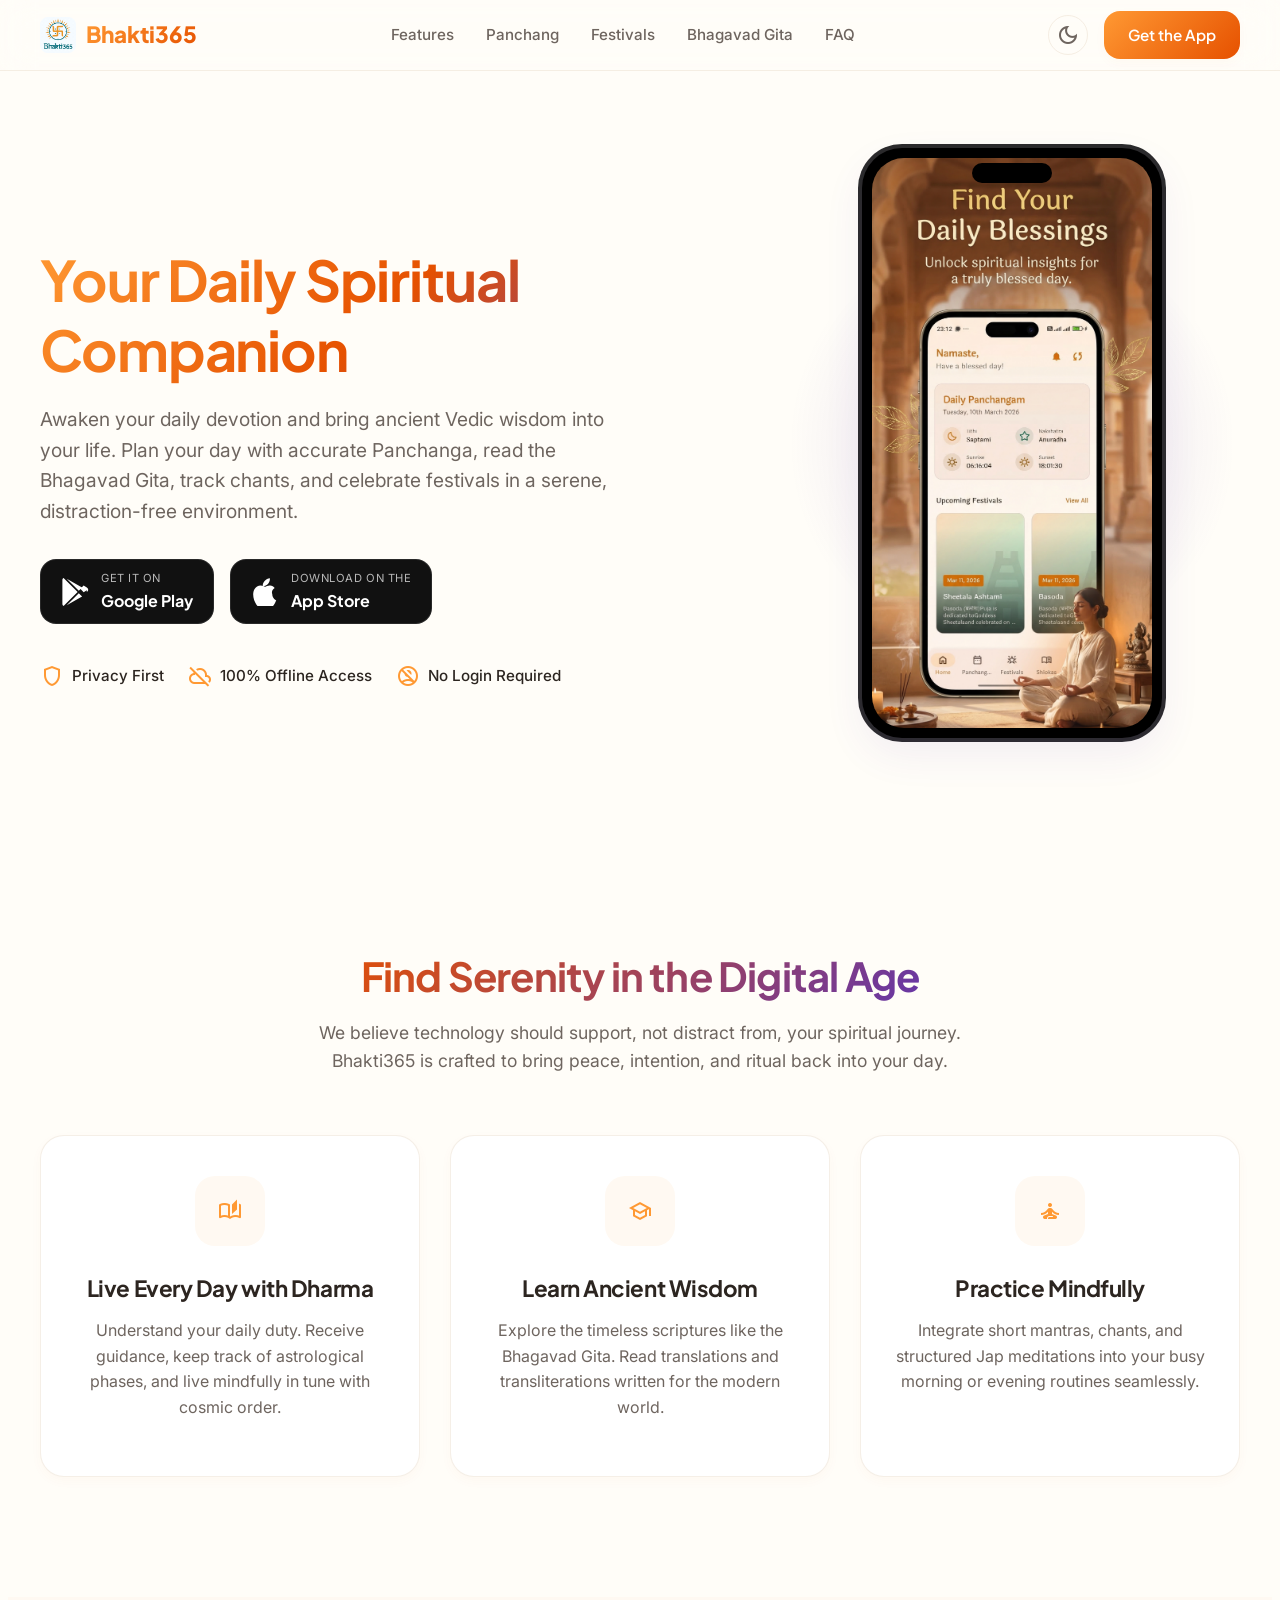
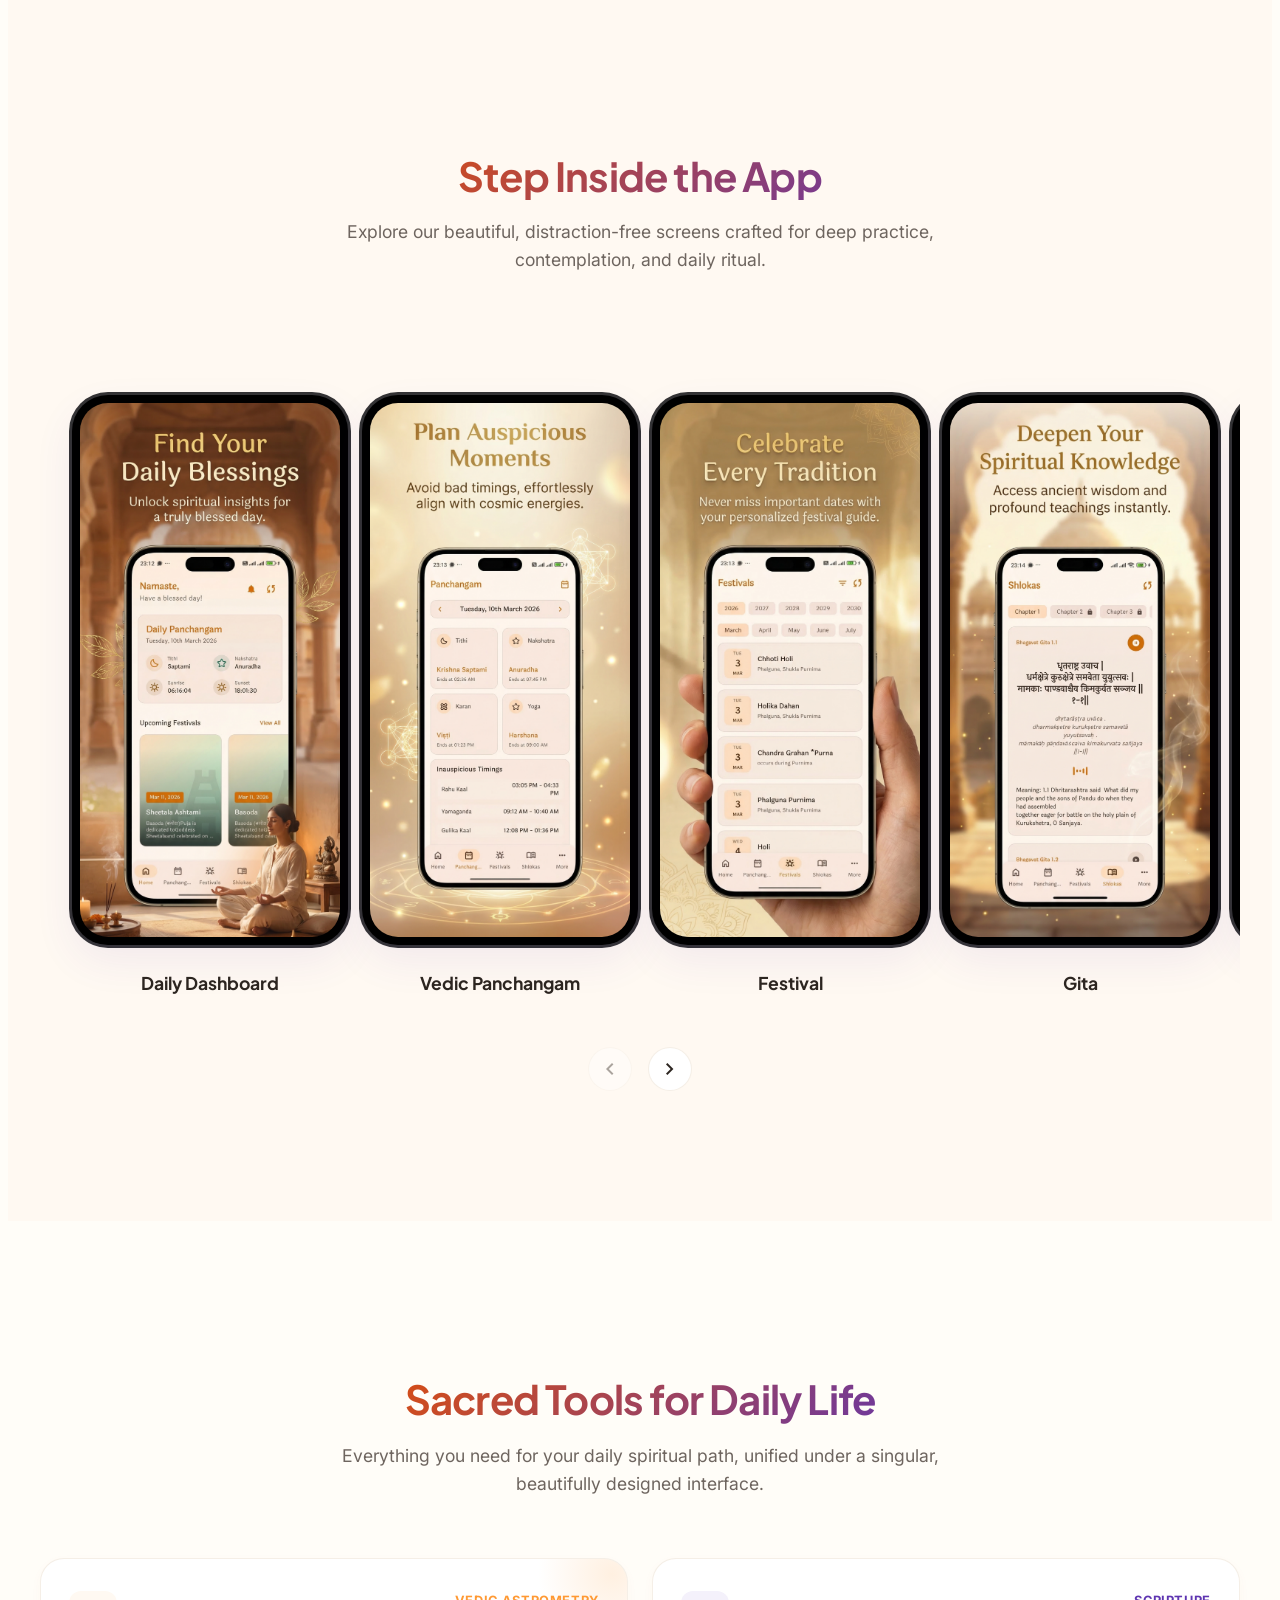
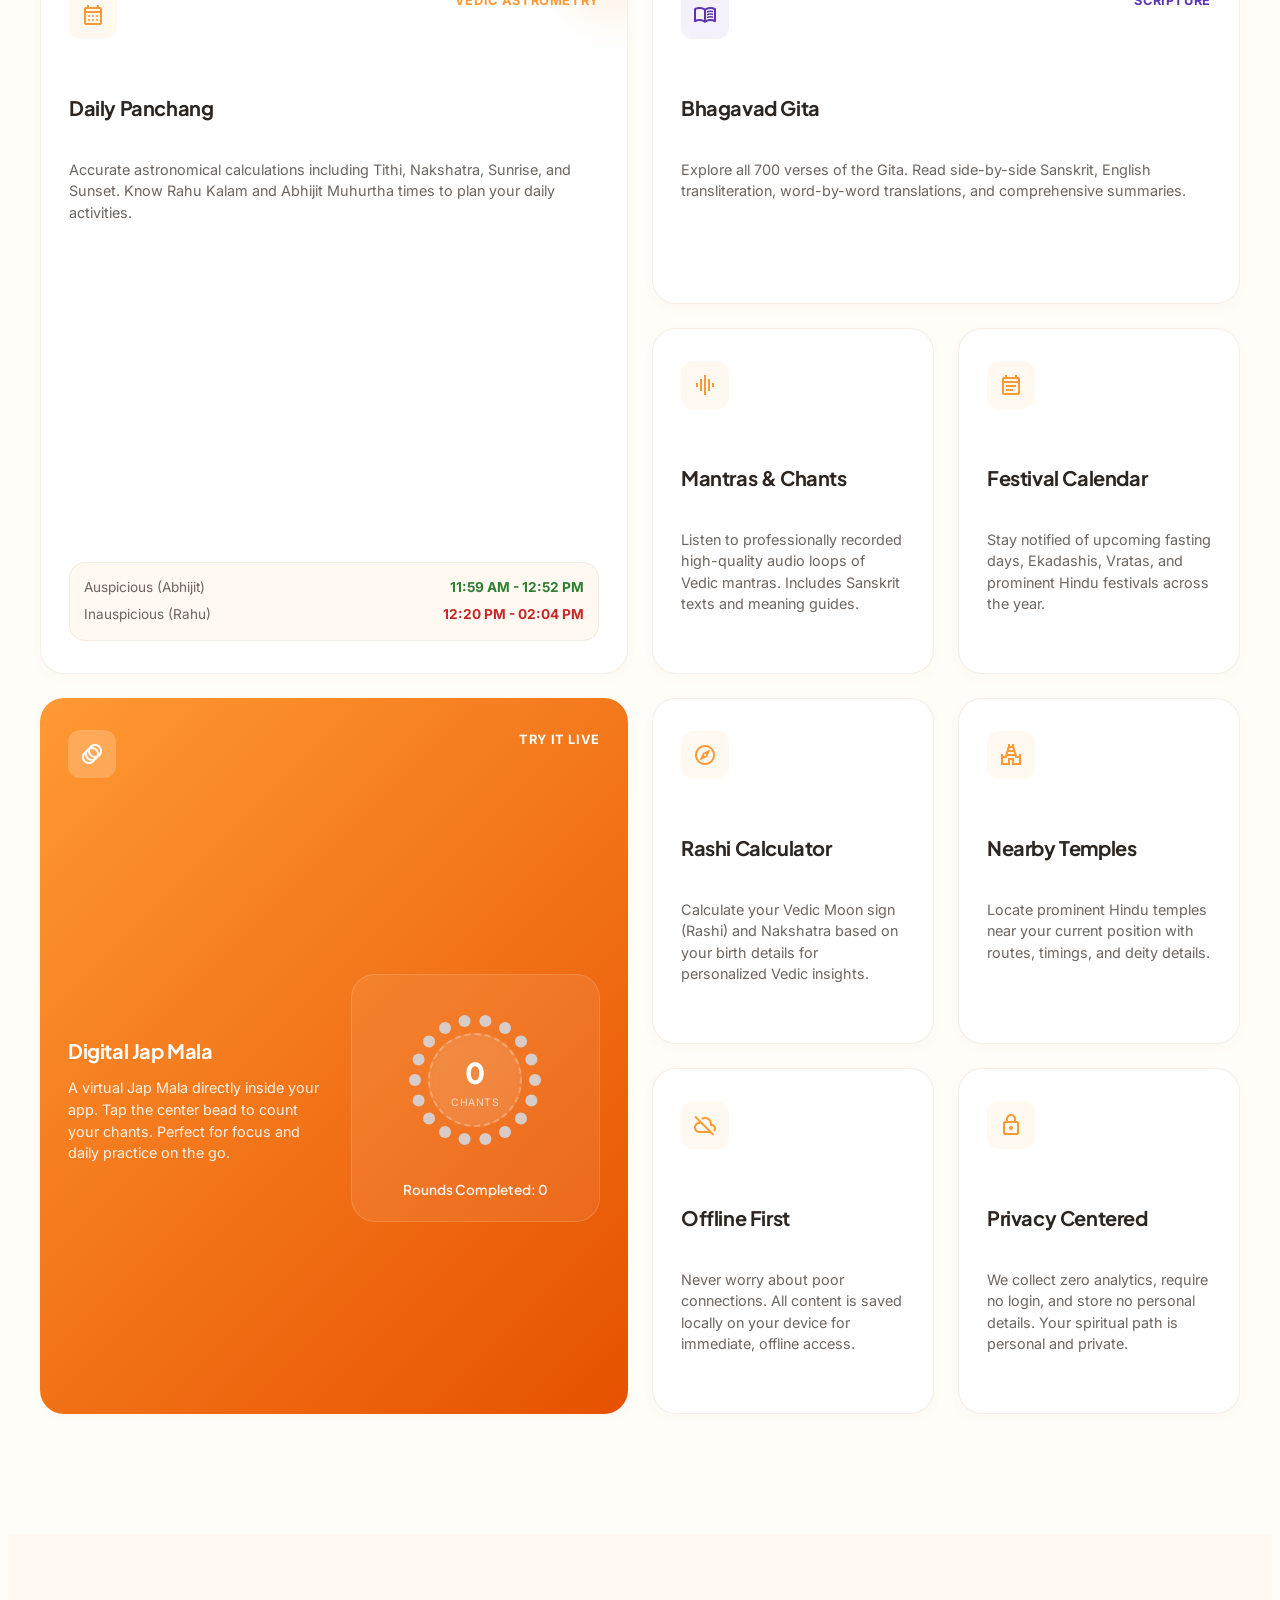
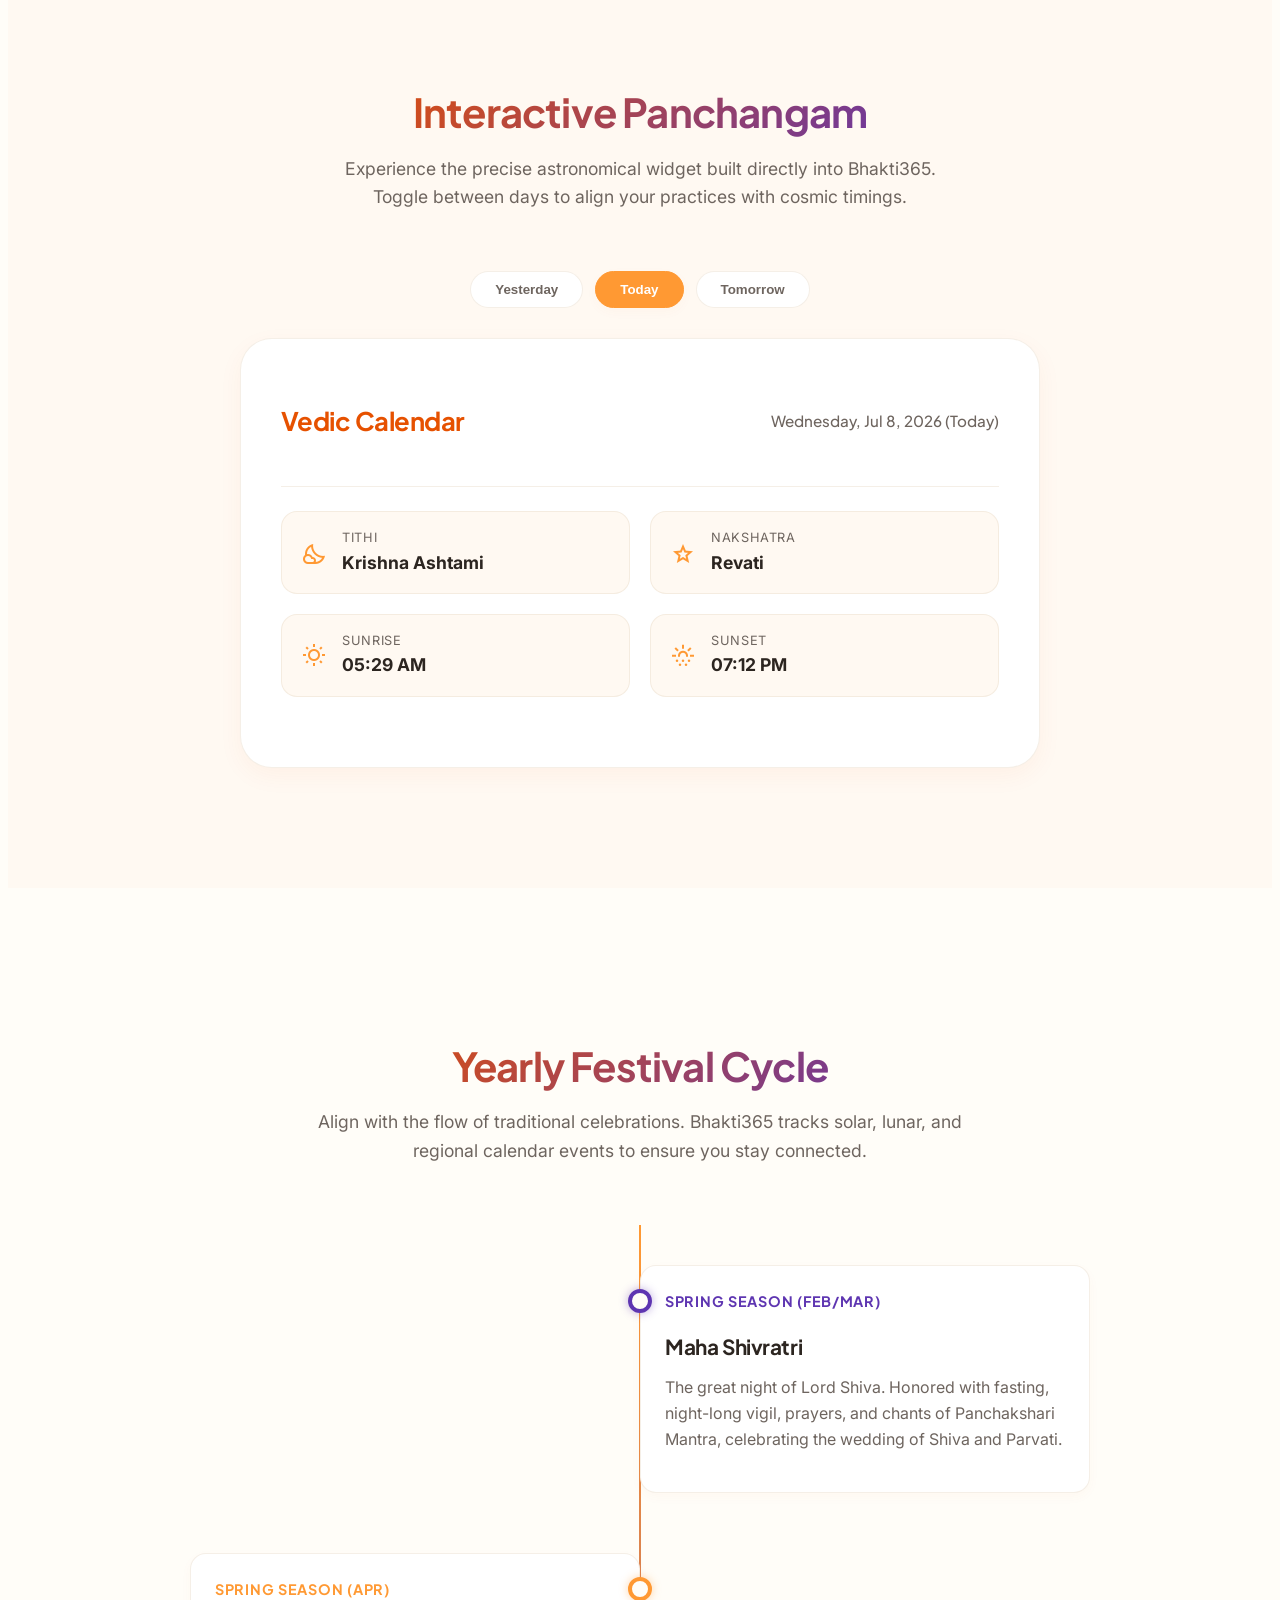
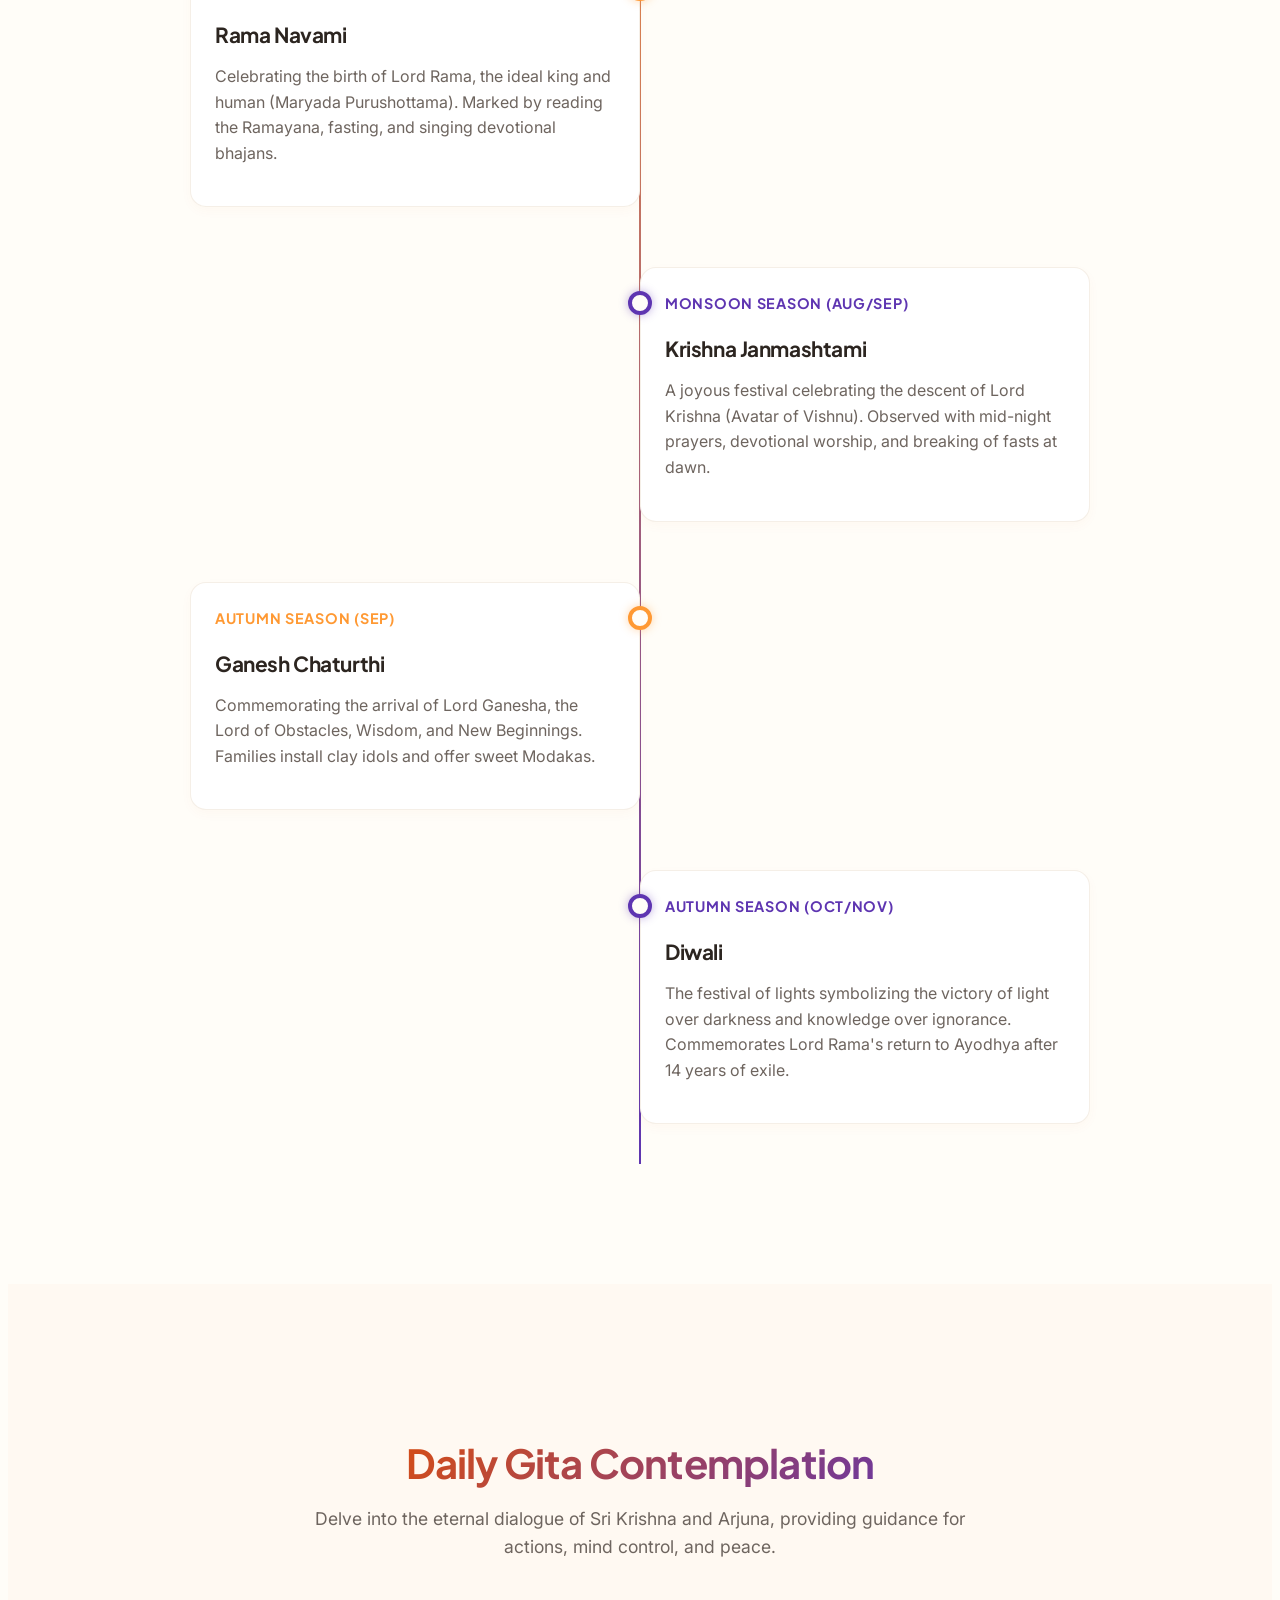
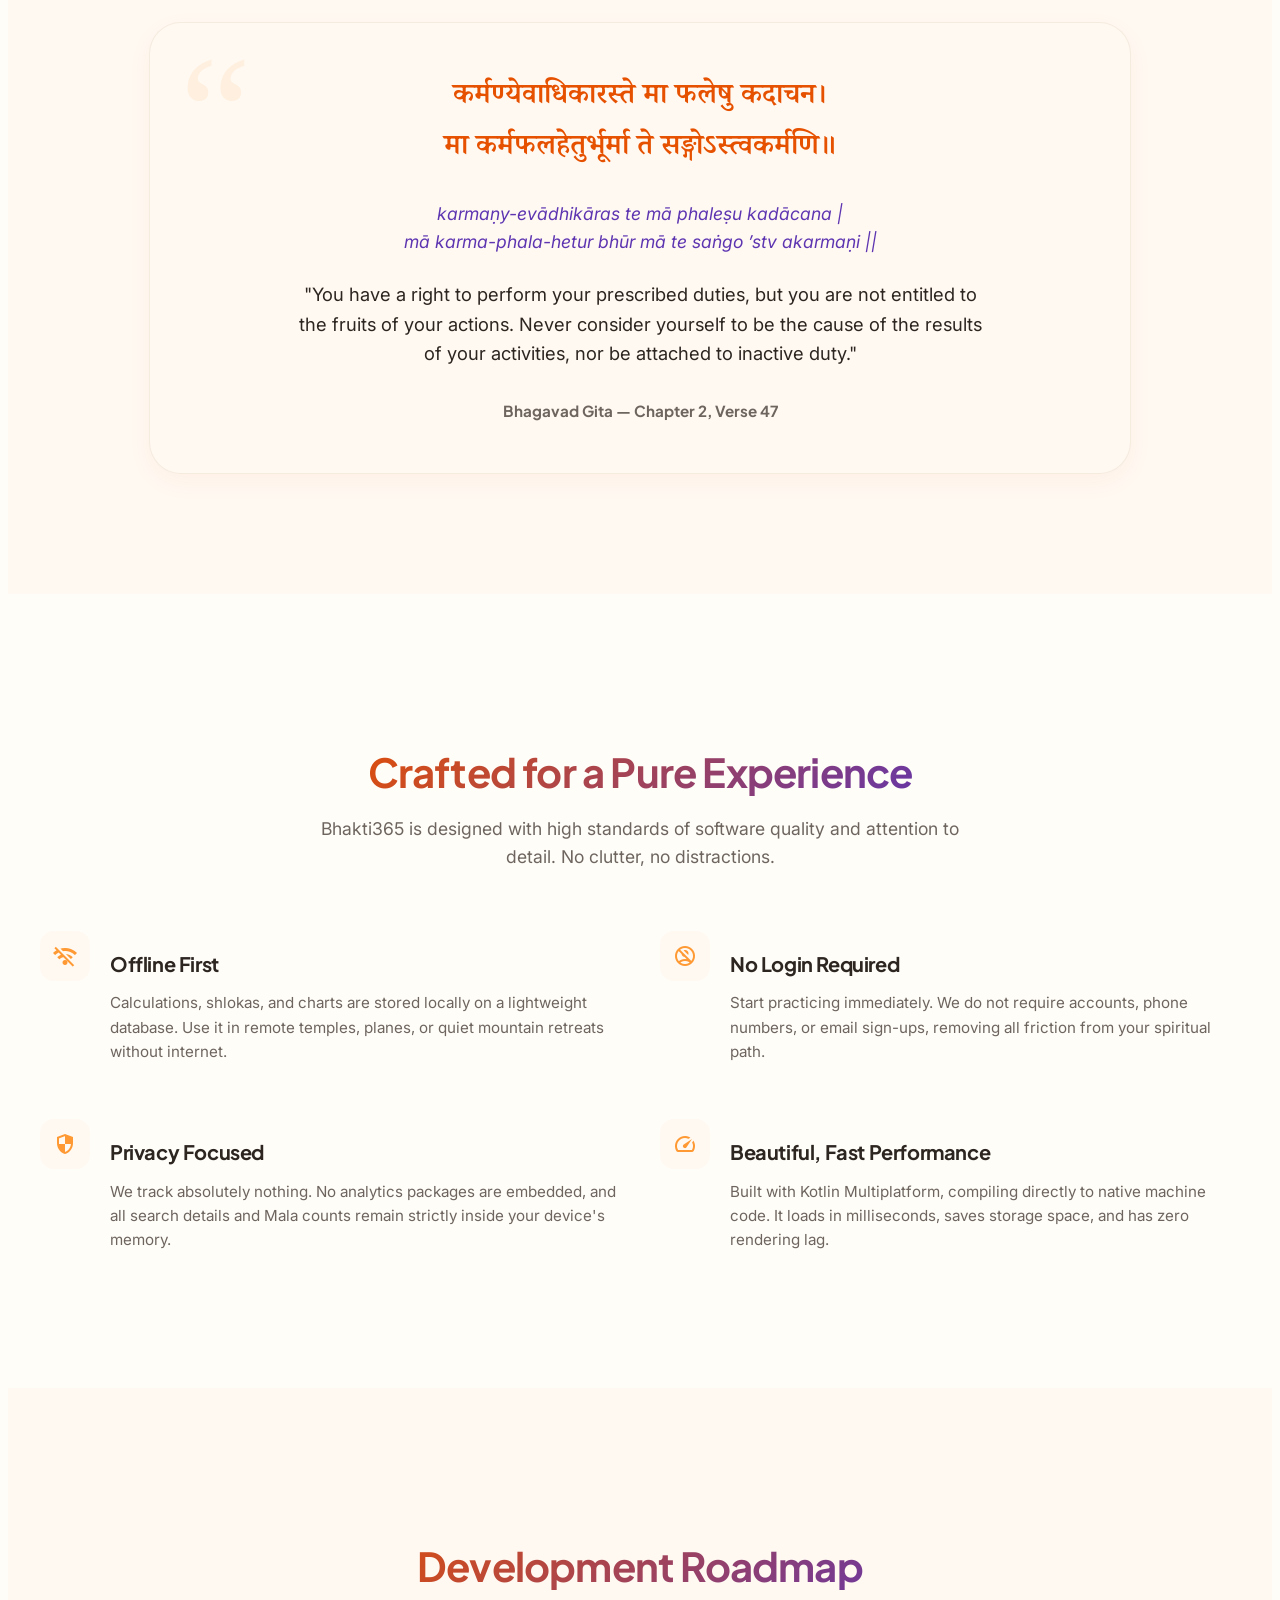
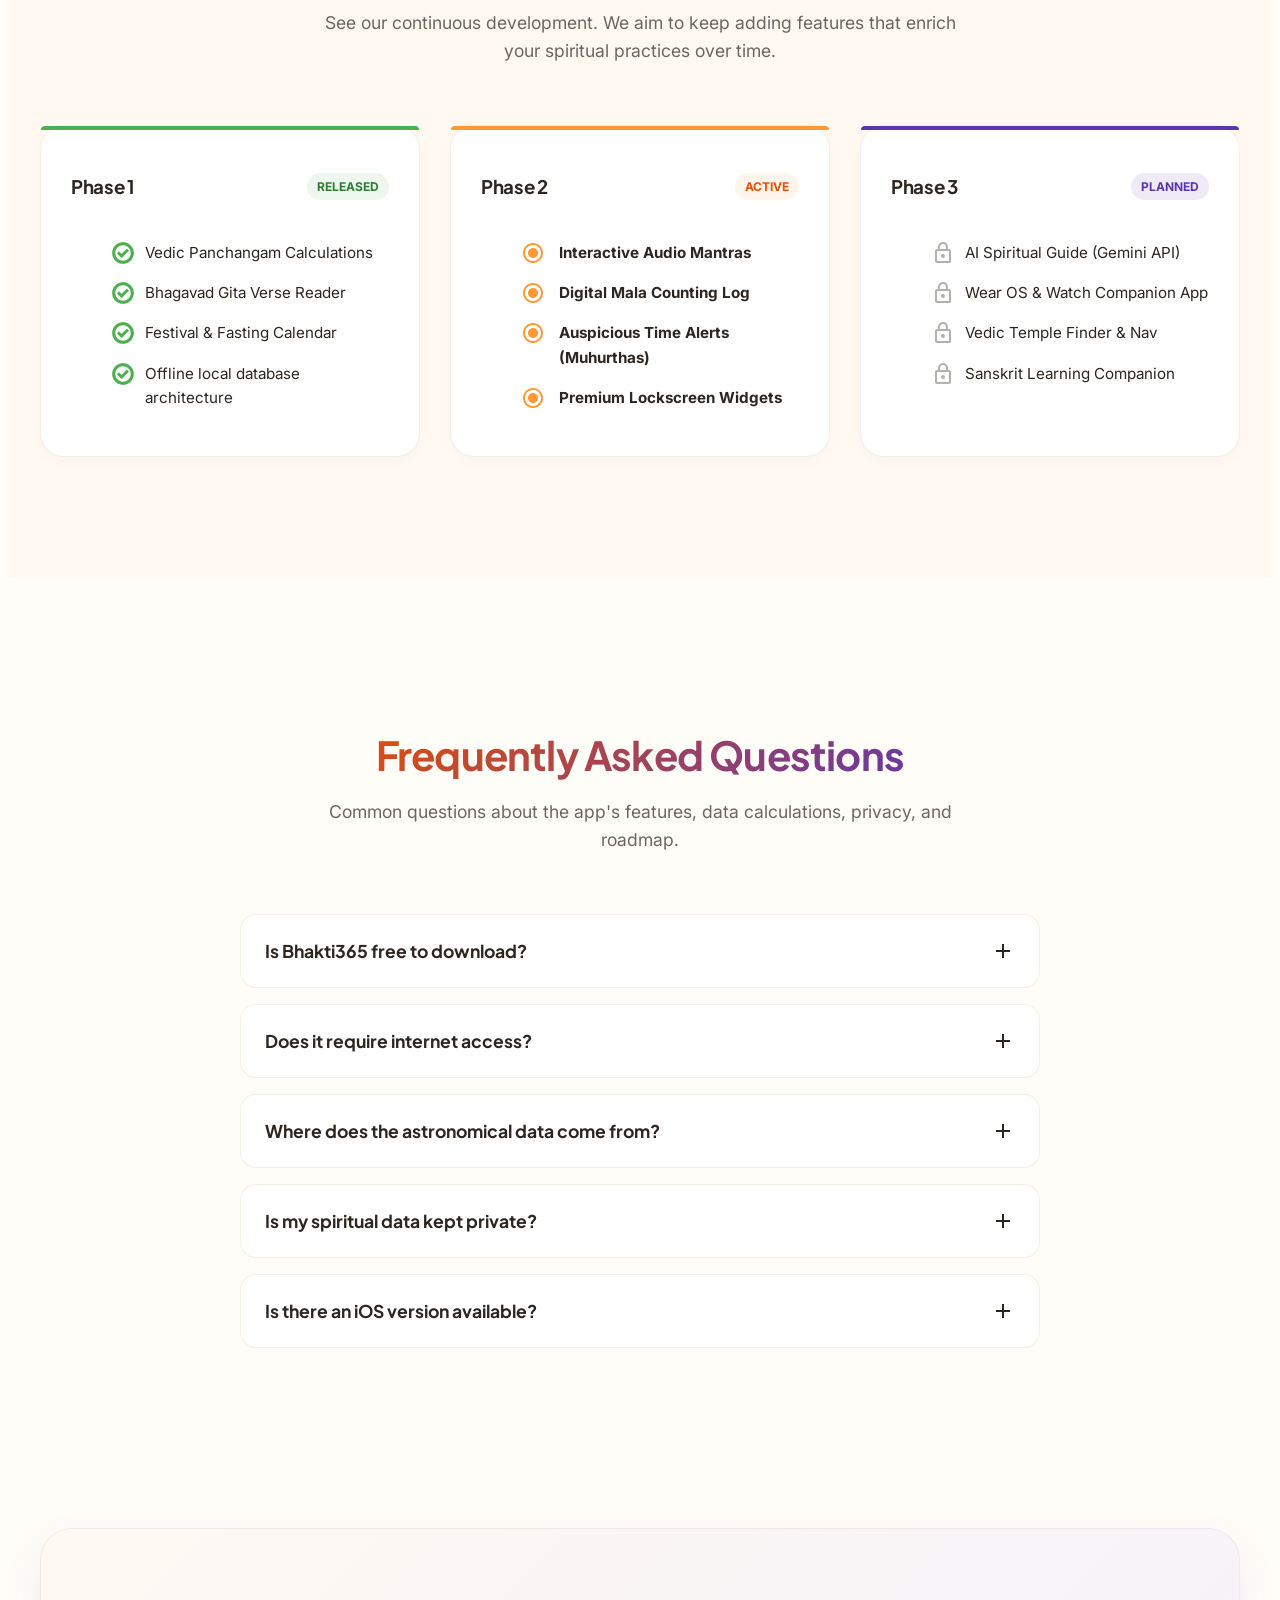
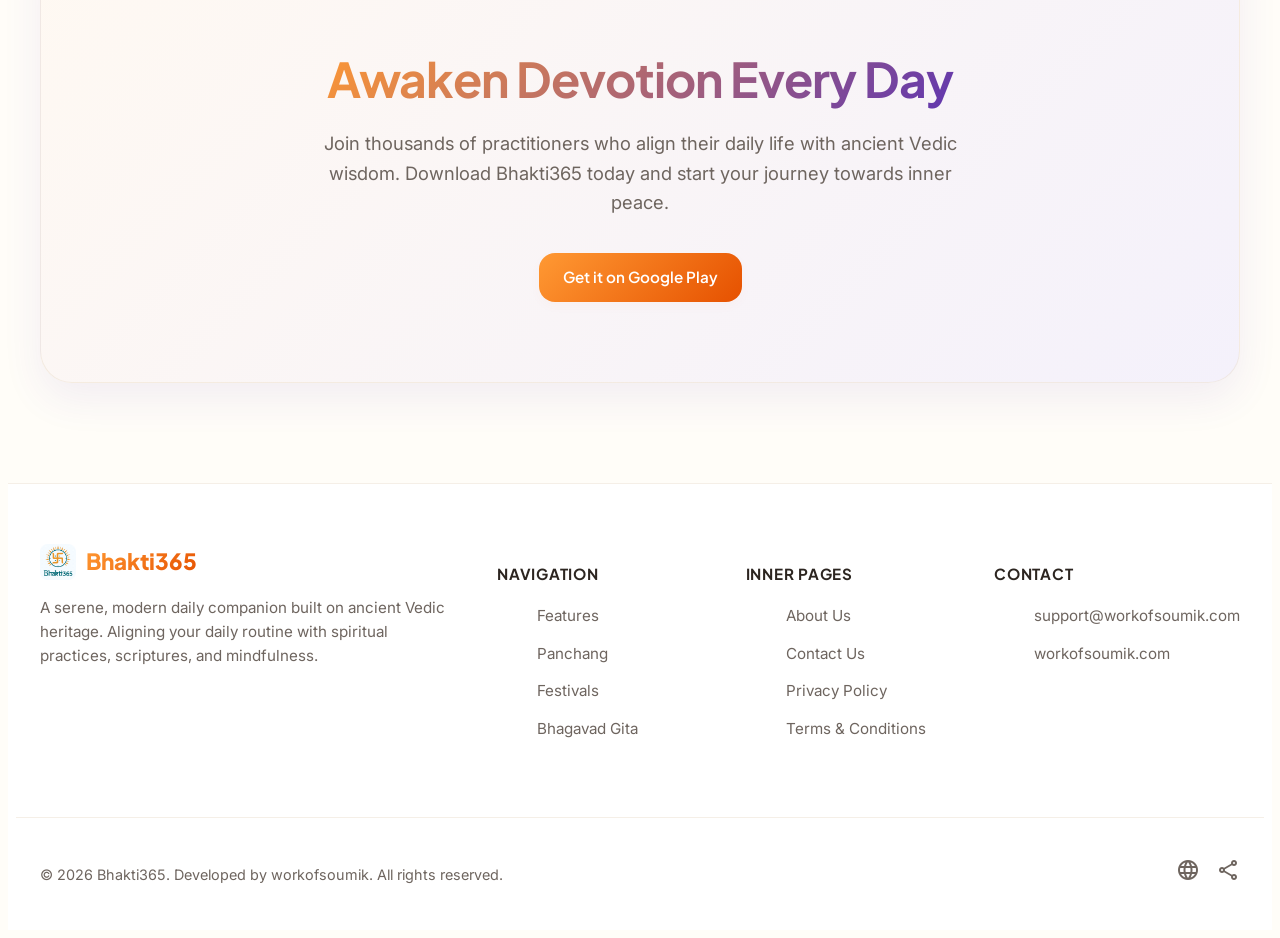
<file: index.html>
<!DOCTYPE html>
<html lang="en">
<head>
  <meta charset="UTF-8">
  <meta name="viewport" content="width=device-width, initial-scale=1.0">
  <title>Bhakti365 — Your Daily Spiritual Companion</title>
  
  <!-- SEO Meta Tags -->
  <meta name="description" content="Connect with your spiritual roots daily. Bhakti365 brings accurate Vedic Panchangam, the Bhagavad Gita, mantras, a digital Jap Mala, and festival updates to your phone in a beautiful, private, and offline-first design.">
  <meta name="keywords" content="Bhakti365, Hindu app, Panchang, Bhagavad Gita, Mantras, Jap Mala, Vedic Astrology, Hindu Festivals, Spiritual App">
  <meta name="author" content="Bhakti365 Dev Team">
  <link rel="canonical" href="https://bhakti365.app/">
  
  <!-- Favicon -->
  <link rel="shortcut icon" href="favicon.ico" type="image/x-icon">
  
  <!-- CSS Stylesheet -->
  <link rel="stylesheet" href="assets/style.css">
  
  <!-- Material Symbols for Premium Icons -->
  <link href="https://fonts.googleapis.com/css2?family=Material+Symbols+Outlined:opsz,wght,FILL,GRAD@24,400,0..1,0" rel="stylesheet" />
</head>
<body>

  <!-- Sticky Header / Navigation -->
  <header class="site-header" id="site-header">
    <div class="container header-container">
      <a href="#" class="logo">
        <img src="assets/bhakti365.png" alt="Bhakti365 App Icon">
        <span>Bhakti365</span>
      </a>
      
      <!-- Responsive Menu Button -->
      <button class="burger-menu" id="burger-menu-btn" aria-label="Toggle navigation menu">
        <span class="burger-line"></span>
        <span class="burger-line"></span>
        <span class="burger-line"></span>
      </button>

      <nav class="nav-menu" id="nav-menu">
        <a href="#features" class="nav-link">Features</a>
        <a href="#panchang" class="nav-link">Panchang</a>
        <a href="#timeline" class="nav-link">Festivals</a>
        <a href="#gita" class="nav-link">Bhagavad Gita</a>
        <a href="#faq" class="nav-link">FAQ</a>
      </nav>

      <div class="header-actions">
        <!-- Theme Toggle Button -->
        <button class="theme-toggle-btn" id="theme-toggle" aria-label="Toggle dark mode">
          <span class="material-symbols-outlined">dark_mode</span>
        </button>
        <a href="https://play.google.com/store/apps/details?id=com.workofsoumik.bhakti365" target="_blank" rel="noopener noreferrer" class="btn btn-primary">Get the App</a>
      </div>
    </div>
  </header>

  <main>
    
    <!-- Hero Section -->
    <section class="section hero-section" id="hero">
      <div class="container hero-grid">
        <div class="hero-content">
          <h1>Your Daily Spiritual Companion</h1>
          <p>Awaken your daily devotion and bring ancient Vedic wisdom into your life. Plan your day with accurate Panchanga, read the Bhagavad Gita, track chants, and celebrate festivals in a serene, distraction-free environment.</p>
          
          <div class="hero-buttons">
            <a href="https://play.google.com/store/apps/details?id=com.workofsoumik.bhakti365" target="_blank" rel="noopener noreferrer" class="app-store-badge">
              <svg viewBox="0 0 512 512">
                <path d="M325.3 234.3L104.6 13l280.8 161.2-60.1 60.1zM47 0C34 6.8 25.3 19.2 25.3 35.3v441.3c0 16.1 8.7 28.5 21.7 35.3l256.6-256L47 0zm425.2 225.6l-58 33.3-60.7-60.7 60.1-60.1 58.6 33.6c15 8.6 24.8 24.5 24.8 41.6 0 17-9.8 33-24.8 41.6zM325.3 277.7l60.1 60.1L104.6 499l220.7-221.3z" />
              </svg>
              <div class="badge-text">
                <span>Get it on</span>
                <span>Google Play</span>
              </div>
            </a>
            
            <a href="#" class="app-store-badge" onclick="alert('App Store version is coming soon!'); return false;">
              <svg viewBox="0 0 384 512">
                <path d="M318.7 268.7c-.2-36.7 16.4-64.4 50-84.8-18.8-26.9-47.2-41.7-84.7-44.6-35.5-2.8-74.3 20.7-88.5 20.7-15 0-48.7-22.9-83-22.9-45.7 0-90.1 27.2-113.6 68.9-48.4 85.8-12.4 212.8 33.9 276.7 22.5 31.9 49 68.6 82.2 67.2 31.5-1.3 43.6-20.7 82.2-20.7 38.6 0 49.6 20.7 82.2 20.7 33.9 0 57.4-33.3 79.9-65.7 26.2-37.8 36.9-74.4 37.3-76.2-1.3-.4-71.2-26.7-71.5-108.9zM249 103c21.5-26.2 36-62.6 32-99-32.8 1.3-72.7 22.4-96.3 49.7-20.3 22.9-38 59.9-33.2 96 36.5 2.8 74.3-20.3 97.5-46.7z" />
              </svg>
              <div class="badge-text">
                <span>Download on the</span>
                <span>App Store</span>
              </div>
            </a>
          </div>

          <!-- Subtle Badges -->
          <div style="display: flex; gap: 24px; flex-wrap: wrap;">
            <div style="display: flex; align-items: center; gap: 8px;">
              <span class="material-symbols-outlined" style="color: var(--color-primary);">shield</span>
              <span style="font-weight: 500; font-size: 0.95rem;">Privacy First</span>
            </div>
            <div style="display: flex; align-items: center; gap: 8px;">
              <span class="material-symbols-outlined" style="color: var(--color-primary);">cloud_off</span>
              <span style="font-weight: 500; font-size: 0.95rem;">100% Offline Access</span>
            </div>
            <div style="display: flex; align-items: center; gap: 8px;">
              <span class="material-symbols-outlined" style="color: var(--color-primary);">no_accounts</span>
              <span style="font-weight: 500; font-size: 0.95rem;">No Login Required</span>
            </div>
          </div>
        </div>

        <div class="hero-mockup-container">
          <div class="aura-bg"></div>

          <!-- Hero Phone Mockup -->
          <div class="phone-mockup">
            <div class="phone-screen">
              <img src="images/mockup_1.png" alt="Bhakti365 Dashboard Mockup">
            </div>
          </div>
        </div>
      </div>
    </section>

    <!-- Value Propositions -->
    <section class="section animate-on-scroll" id="why-bhakti">
      <div class="container">
        <div class="section-header">
          <h2>Find Serenity in the Digital Age</h2>
          <p>We believe technology should support, not distract from, your spiritual journey. Bhakti365 is crafted to bring peace, intention, and ritual back into your day.</p>
        </div>
        
        <div class="props-grid">
          <div class="prop-card">
            <div class="prop-icon">
              <span class="material-symbols-outlined">auto_stories</span>
            </div>
            <h3>Live Every Day with Dharma</h3>
            <p>Understand your daily duty. Receive guidance, keep track of astrological phases, and live mindfully in tune with cosmic order.</p>
          </div>
          
          <div class="prop-card">
            <div class="prop-icon">
              <span class="material-symbols-outlined">school</span>
            </div>
            <h3>Learn Ancient Wisdom</h3>
            <p>Explore the timeless scriptures like the Bhagavad Gita. Read translations and transliterations written for the modern world.</p>
          </div>
          
          <div class="prop-card">
            <div class="prop-icon">
              <span class="material-symbols-outlined">self_improvement</span>
            </div>
            <h3>Practice Mindfully</h3>
            <p>Integrate short mantras, chants, and structured Jap meditations into your busy morning or evening routines seamlessly.</p>
          </div>
        </div>
      </div>
    </section>

    <!-- App Showcase Slider -->
    <section class="section animate-on-scroll" id="showcase" style="background-color: var(--color-surface-tint); padding-bottom: 90px;">
      <div class="container">
        <div class="section-header">
          <h2>Step Inside the App</h2>
          <p>Explore our beautiful, distraction-free screens crafted for deep practice, contemplation, and daily ritual.</p>
        </div>

        <div class="showcase-slider-container">
          <div class="showcase-track" id="showcase-track">
            <!-- Screen 1: Dashboard -->
            <div class="showcase-item">
              <div class="showcase-phone-frame">
                <img src="images/mockup_1.png" alt="Home Screen Dashboard">
              </div>
              <div class="showcase-caption">Daily Dashboard</div>
            </div>

            <!-- Screen 2: Panchanga -->
            <div class="showcase-item">
              <div class="showcase-phone-frame">
                <img src="images/mockup_2.png" alt="Panchanga Calculation Screen">
              </div>
              <div class="showcase-caption">Vedic Panchangam</div>
            </div>

            <!-- Screen 3: Gita Scripture -->
            <div class="showcase-item">
              <div class="showcase-phone-frame">
                <img src="images/mockup_3.png" alt="Bhagavad Gita Study Screen">
              </div>
              <div class="showcase-caption">Festival</div>
            </div>

            <!-- Screen 4: Mantra Player -->
            <div class="showcase-item">
              <div class="showcase-phone-frame">
                <img src="images/mockup_4.png" alt="Mantra Audio Player Screen">
              </div>
              <div class="showcase-caption">Gita</div>
            </div>

            <!-- Screen 5: Digital Jap Mala -->
            <div class="showcase-item">
              <div class="showcase-phone-frame">
                <img src="images/mockup_5.png" alt="Digital Jap Mala Counter Screen">
              </div>
              <div class="showcase-caption">Rashi Calculator</div>
            </div>
          </div>

          <!-- Navigation Controls -->
          <div class="showcase-controls">
            <button class="control-btn" id="showcase-prev" aria-label="Previous Slide">
              <span class="material-symbols-outlined">chevron_left</span>
            </button>
            <button class="control-btn" id="showcase-next" aria-label="Next Slide">
              <span class="material-symbols-outlined">chevron_right</span>
            </button>
          </div>
        </div>
      </div>
    </section>

    <!-- Features Bento Grid -->
    <section class="section animate-on-scroll" id="features">
      <div class="container">
        <div class="section-header">
          <h2>Sacred Tools for Daily Life</h2>
          <p>Everything you need for your daily spiritual path, unified under a singular, beautifully designed interface.</p>
        </div>

        <div class="bento-grid">
          
          <!-- Panchang (col-span-2, row-span-2) -->
          <div class="bento-card col-span-2 row-span-2">
            <div class="bento-card-bg-glow"></div>
            <div class="bento-card-header">
              <div class="bento-icon">
                <span class="material-symbols-outlined">calendar_month</span>
              </div>
              <span class="bento-tag">Vedic Astrometry</span>
            </div>
            <h3>Daily Panchang</h3>
            <p>Accurate astronomical calculations including Tithi, Nakshatra, Sunrise, and Sunset. Know Rahu Kalam and Abhijit Muhurtha times to plan your daily activities.</p>
            
            <!-- Mini app preview inside card -->
            <div style="background: var(--color-surface-tint); padding: 14px; border-radius: var(--radius-md); border: 1px solid var(--color-border); font-size: 0.85rem; margin-top: auto;">
              <div style="display:flex; justify-content:space-between; margin-bottom: 6px;">
                <span style="color: var(--color-text-muted);">Auspicious (Abhijit)</span>
                <span style="font-weight:700; color: #2E7D32;">11:59 AM - 12:52 PM</span>
              </div>
              <div style="display:flex; justify-content:space-between;">
                <span style="color: var(--color-text-muted);">Inauspicious (Rahu)</span>
                <span style="font-weight:700; color: #C62828;">12:20 PM - 02:04 PM</span>
              </div>
            </div>
          </div>

          <!-- Bhagavad Gita (col-span-2) -->
          <div class="bento-card col-span-2 accent-card">
            <div class="bento-card-header">
              <div class="bento-icon">
                <span class="material-symbols-outlined">menu_book</span>
              </div>
              <span class="bento-tag" style="color: var(--color-accent);">Scripture</span>
            </div>
            <h3>Bhagavad Gita</h3>
            <p>Explore all 700 verses of the Gita. Read side-by-side Sanskrit, English transliteration, word-by-word translations, and comprehensive summaries.</p>
          </div>

          <!-- Healing Mantras -->
          <div class="bento-card">
            <div class="bento-card-header">
              <div class="bento-icon">
                <span class="material-symbols-outlined">graphic_eq</span>
              </div>
            </div>
            <h3>Mantras & Chants</h3>
            <p>Listen to professionally recorded high-quality audio loops of Vedic mantras. Includes Sanskrit texts and meaning guides.</p>
          </div>

          <!-- Festival Calendar -->
          <div class="bento-card">
            <div class="bento-card-header">
              <div class="bento-icon">
                <span class="material-symbols-outlined">event_note</span>
              </div>
            </div>
            <h3>Festival Calendar</h3>
            <p>Stay notified of upcoming fasting days, Ekadashis, Vratas, and prominent Hindu festivals across the year.</p>
          </div>

          <!-- Digital Jap Mala (Interactive Widget) (col-span-2, row-span-2) -->
          <div class="bento-card col-span-2 row-span-2 primary-card">
            <div class="bento-card-header">
              <div class="bento-icon">
                <span class="material-symbols-outlined">animation</span>
              </div>
              <span class="bento-tag" style="color: white;">Try it Live</span>
            </div>
            
            <div class="mala-bento-layout">
              <div class="mala-bento-info">
                <h3>Digital Jap Mala</h3>
                <p>A virtual Jap Mala directly inside your app. Tap the center bead to count your chants. Perfect for focus and daily practice on the go.</p>
              </div>
              
              <div class="mala-widget-wrapper">
                <div class="mala-beads-circle" id="mala-beads-circle">
                  <div class="mala-center-counter" id="mala-counter">
                    <span class="mala-count" id="mala-count">0</span>
                    <span class="mala-label">Chants</span>
                  </div>
                </div>
                <div class="mala-total-rounds">
                  Rounds Completed: <span id="mala-rounds-count">0</span>
                </div>
              </div>
            </div>
          </div>

          <!-- Rashi Calculator -->
          <div class="bento-card">
            <div class="bento-card-header">
              <div class="bento-icon">
                <span class="material-symbols-outlined">explore</span>
              </div>
            </div>
            <h3>Rashi Calculator</h3>
            <p>Calculate your Vedic Moon sign (Rashi) and Nakshatra based on your birth details for personalized Vedic insights.</p>
          </div>

          <!-- Nearby Temples -->
          <div class="bento-card">
            <div class="bento-card-header">
              <div class="bento-icon">
                <span class="material-symbols-outlined">temple_hindu</span>
              </div>
            </div>
            <h3>Nearby Temples</h3>
            <p>Locate prominent Hindu temples near your current position with routes, timings, and deity details.</p>
          </div>

          <!-- Offline Access -->
          <div class="bento-card">
            <div class="bento-card-header">
              <div class="bento-icon">
                <span class="material-symbols-outlined">cloud_off</span>
              </div>
            </div>
            <h3>Offline First</h3>
            <p>Never worry about poor connections. All content is saved locally on your device for immediate, offline access.</p>
          </div>

          <!-- Privacy Centered -->
          <div class="bento-card">
            <div class="bento-card-header">
              <div class="bento-icon">
                <span class="material-symbols-outlined">lock</span>
              </div>
            </div>
            <h3>Privacy Centered</h3>
            <p>We collect zero analytics, require no login, and store no personal details. Your spiritual path is personal and private.</p>
          </div>

        </div>
      </div>
    </section>

    <!-- Interactive Panchang Preview Widget Section -->
    <section class="section animate-on-scroll" id="panchang" style="background-color: var(--color-surface-tint);">
      <div class="container">
        <div class="section-header">
          <h2>Interactive Panchangam</h2>
          <p>Experience the precise astronomical widget built directly into Bhakti365. Toggle between days to align your practices with cosmic timings.</p>
        </div>

        <div class="panchang-container">
          <!-- Days Tabs -->
          <div class="panchang-tabs">
            <button class="panchang-tab" data-day="yesterday">Yesterday</button>
            <button class="panchang-tab active" data-day="today">Today</button>
            <button class="panchang-tab" data-day="tomorrow">Tomorrow</button>
          </div>

          <!-- Panchang Card Grid -->
          <div class="panchang-card">
            <div class="panchang-card-header">
              <h3 id="panchang-title">Vedic Calendar</h3>
              <div class="panchang-date" id="panchang-date">Wednesday, Jul 8, 2026 (Today)</div>
            </div>

            <div class="panchang-card-body">
              <div class="panchang-metrics" style="grid-template-columns: repeat(2, 1fr);">
                <div class="panchang-item">
                  <span class="material-symbols-outlined panchang-item-icon">nights_stay</span>
                  <div class="panchang-item-info">
                    <span>Tithi</span>
                    <span id="panchang-tithi-val">Krishna Ashtami</span>
                  </div>
                </div>

                <div class="panchang-item">
                  <span class="material-symbols-outlined panchang-item-icon">star</span>
                  <div class="panchang-item-info">
                    <span>Nakshatra</span>
                    <span id="panchang-nakshatra-val">Revati</span>
                  </div>
                </div>

                <div class="panchang-item">
                  <span class="material-symbols-outlined panchang-item-icon">wb_sunny</span>
                  <div class="panchang-item-info">
                    <span>Sunrise</span>
                    <span id="panchang-sunrise-val">05:29 AM</span>
                  </div>
                </div>

                <div class="panchang-item">
                  <span class="material-symbols-outlined panchang-item-icon">sunny_snowing</span>
                  <div class="panchang-item-info">
                    <span>Sunset</span>
                    <span id="panchang-sunset-val">07:12 PM</span>
                  </div>
                </div>
              </div>
            </div>

          </div>
        </div>
      </div>
    </section>

    <!-- Festival Timeline Section -->
    <section class="section animate-on-scroll" id="timeline">
      <div class="container">
        <div class="section-header">
          <h2>Yearly Festival Cycle</h2>
          <p>Align with the flow of traditional celebrations. Bhakti365 tracks solar, lunar, and regional calendar events to ensure you stay connected.</p>
        </div>

        <div class="timeline-outer">
          <div class="timeline-line"></div>

          <!-- Festival 1 -->
          <div class="timeline-node">
            <div class="timeline-dot"></div>
            <div class="timeline-content-wrapper">
              <div class="timeline-card">
                <div class="timeline-date">Spring Season (Feb/Mar)</div>
                <h3>Maha Shivratri</h3>
                <p>The great night of Lord Shiva. Honored with fasting, night-long vigil, prayers, and chants of Panchakshari Mantra, celebrating the wedding of Shiva and Parvati.</p>
              </div>
            </div>
          </div>

          <!-- Festival 2 -->
          <div class="timeline-node">
            <div class="timeline-dot"></div>
            <div class="timeline-content-wrapper">
              <div class="timeline-card">
                <div class="timeline-date">Spring Season (Apr)</div>
                <h3>Rama Navami</h3>
                <p>Celebrating the birth of Lord Rama, the ideal king and human (Maryada Purushottama). Marked by reading the Ramayana, fasting, and singing devotional bhajans.</p>
              </div>
            </div>
          </div>

          <!-- Festival 3 -->
          <div class="timeline-node">
            <div class="timeline-dot"></div>
            <div class="timeline-content-wrapper">
              <div class="timeline-card">
                <div class="timeline-date">Monsoon Season (Aug/Sep)</div>
                <h3>Krishna Janmashtami</h3>
                <p>A joyous festival celebrating the descent of Lord Krishna (Avatar of Vishnu). Observed with mid-night prayers, devotional worship, and breaking of fasts at dawn.</p>
              </div>
            </div>
          </div>

          <!-- Festival 4 -->
          <div class="timeline-node">
            <div class="timeline-dot"></div>
            <div class="timeline-content-wrapper">
              <div class="timeline-card">
                <div class="timeline-date">Autumn Season (Sep)</div>
                <h3>Ganesh Chaturthi</h3>
                <p>Commemorating the arrival of Lord Ganesha, the Lord of Obstacles, Wisdom, and New Beginnings. Families install clay idols and offer sweet Modakas.</p>
              </div>
            </div>
          </div>

          <!-- Festival 5 -->
          <div class="timeline-node">
            <div class="timeline-dot"></div>
            <div class="timeline-content-wrapper">
              <div class="timeline-card">
                <div class="timeline-date">Autumn Season (Oct/Nov)</div>
                <h3>Diwali</h3>
                <p>The festival of lights symbolizing the victory of light over darkness and knowledge over ignorance. Commemorates Lord Rama's return to Ayodhya after 14 years of exile.</p>
              </div>
            </div>
          </div>

        </div>
      </div>
    </section>

    <!-- Featured Bhagavad Gita Verse Section -->
    <section class="section animate-on-scroll" id="gita" style="background-color: var(--color-surface-tint);">
      <div class="container">
        <div class="section-header">
          <h2>Daily Gita Contemplation</h2>
          <p>Delve into the eternal dialogue of Sri Krishna and Arjuna, providing guidance for actions, mind control, and peace.</p>
        </div>

        <div class="gita-verse-card">
          <div class="sanskrit-verse">
            कर्मण्येवाधिकारस्ते मा फलेषु कदाचन।<br>
            मा कर्मफलहेतुर्भूर्मा ते सङ्गोऽस्त्वकर्मणि॥
          </div>
          <div class="verse-transliteration">
            karmaṇy-evādhikāras te mā phaleṣu kadācana |<br>
            mā karma-phala-hetur bhūr mā te saṅgo ’stv akarmaṇi ||
          </div>
          <div class="verse-translation">
            "You have a right to perform your prescribed duties, but you are not entitled to the fruits of your actions. Never consider yourself to be the cause of the results of your activities, nor be attached to inactive duty."
          </div>
          <div class="verse-citation">Bhagavad Gita — Chapter 2, Verse 47</div>
        </div>
      </div>
    </section>

    <!-- Benefits Section -->
    <section class="section animate-on-scroll" id="benefits">
      <div class="container">
        <div class="section-header">
          <h2>Crafted for a Pure Experience</h2>
          <p>Bhakti365 is designed with high standards of software quality and attention to detail. No clutter, no distractions.</p>
        </div>

        <div class="benefits-grid">
          <div class="benefit-item">
            <div class="benefit-icon">
              <span class="material-symbols-outlined">wifi_off</span>
            </div>
            <div class="benefit-info">
              <h3>Offline First</h3>
              <p>Calculations, shlokas, and charts are stored locally on a lightweight database. Use it in remote temples, planes, or quiet mountain retreats without internet.</p>
            </div>
          </div>

          <div class="benefit-item">
            <div class="benefit-icon">
              <span class="material-symbols-outlined">no_accounts</span>
            </div>
            <div class="benefit-info">
              <h3>No Login Required</h3>
              <p>Start practicing immediately. We do not require accounts, phone numbers, or email sign-ups, removing all friction from your spiritual path.</p>
            </div>
          </div>

          <div class="benefit-item">
            <div class="benefit-icon">
              <span class="material-symbols-outlined">security</span>
            </div>
            <div class="benefit-info">
              <h3>Privacy Focused</h3>
              <p>We track absolutely nothing. No analytics packages are embedded, and all search details and Mala counts remain strictly inside your device's memory.</p>
            </div>
          </div>

          <div class="benefit-item">
            <div class="benefit-icon">
              <span class="material-symbols-outlined">speed</span>
            </div>
            <div class="benefit-info">
              <h3>Beautiful, Fast Performance</h3>
              <p>Built with Kotlin Multiplatform, compiling directly to native machine code. It loads in milliseconds, saves storage space, and has zero rendering lag.</p>
            </div>
          </div>
        </div>
      </div>
    </section>

    <!-- Product Roadmap -->
    <section class="section animate-on-scroll" id="roadmap" style="background-color: var(--color-surface-tint);">
      <div class="container">
        <div class="section-header">
          <h2>Development Roadmap</h2>
          <p>See our continuous development. We aim to keep adding features that enrich your spiritual practices over time.</p>
        </div>

        <div class="roadmap-grid">
          
          <!-- Phase 1 -->
          <div class="roadmap-phase completed">
            <div class="roadmap-phase-title">
              <h3>Phase 1</h3>
              <span class="roadmap-badge">Released</span>
            </div>
            <ul class="roadmap-list">
              <li class="roadmap-list-item">
                <span class="material-symbols-outlined check-icon">check_circle</span>
                <span>Vedic Panchangam Calculations</span>
              </li>
              <li class="roadmap-list-item">
                <span class="material-symbols-outlined check-icon">check_circle</span>
                <span>Bhagavad Gita Verse Reader</span>
              </li>
              <li class="roadmap-list-item">
                <span class="material-symbols-outlined check-icon">check_circle</span>
                <span>Festival & Fasting Calendar</span>
              </li>
              <li class="roadmap-list-item">
                <span class="material-symbols-outlined check-icon">check_circle</span>
                <span>Offline local database architecture</span>
              </li>
            </ul>
          </div>

          <!-- Phase 2 -->
          <div class="roadmap-phase active">
            <div class="roadmap-phase-title">
              <h3>Phase 2</h3>
              <span class="roadmap-badge">Active</span>
            </div>
            <ul class="roadmap-list">
              <li class="roadmap-list-item">
                <span class="material-symbols-outlined dot-icon">radio_button_checked</span>
                <strong>Interactive Audio Mantras</strong>
              </li>
              <li class="roadmap-list-item">
                <span class="material-symbols-outlined dot-icon">radio_button_checked</span>
                <strong>Digital Mala Counting Log</strong>
              </li>
              <li class="roadmap-list-item">
                <span class="material-symbols-outlined dot-icon">radio_button_checked</span>
                <strong>Auspicious Time Alerts (Muhurthas)</strong>
              </li>
              <li class="roadmap-list-item">
                <span class="material-symbols-outlined dot-icon">radio_button_checked</span>
                <strong>Premium Lockscreen Widgets</strong>
              </li>
            </ul>
          </div>

          <!-- Phase 3 -->
          <div class="roadmap-phase upcoming">
            <div class="roadmap-phase-title">
              <h3>Phase 3</h3>
              <span class="roadmap-badge">Planned</span>
            </div>
            <ul class="roadmap-list">
              <li class="roadmap-list-item">
                <span class="material-symbols-outlined lock-icon">lock</span>
                <span>AI Spiritual Guide (Gemini API)</span>
              </li>
              <li class="roadmap-list-item">
                <span class="material-symbols-outlined lock-icon">lock</span>
                <span>Wear OS & Watch Companion App</span>
              </li>
              <li class="roadmap-list-item">
                <span class="material-symbols-outlined lock-icon">lock</span>
                <span>Vedic Temple Finder & Nav</span>
              </li>
              <li class="roadmap-list-item">
                <span class="material-symbols-outlined lock-icon">lock</span>
                <span>Sanskrit Learning Companion</span>
              </li>
            </ul>
          </div>

        </div>
      </div>
    </section>

    <!-- FAQ Section -->
    <section class="section animate-on-scroll" id="faq">
      <div class="container">
        <div class="section-header">
          <h2>Frequently Asked Questions</h2>
          <p>Common questions about the app's features, data calculations, privacy, and roadmap.</p>
        </div>

        <div class="faq-container">
          <!-- Q1 -->
          <div class="faq-item">
            <button class="faq-question-btn">
              <span>Is Bhakti365 free to download?</span>
              <span class="material-symbols-outlined faq-icon">add</span>
            </button>
            <div class="faq-answer-panel">
              <div class="faq-answer-content">
                Yes, Bhakti365 is 100% free to download and use. The core features, including the daily Panchang, Gita scriptures, and Jap Mala counter, will remain free forever without ads to preserve a calm practice space.
              </div>
            </div>
          </div>

          <!-- Q2 -->
          <div class="faq-item">
            <button class="faq-question-btn">
              <span>Does it require internet access?</span>
              <span class="material-symbols-outlined faq-icon">add</span>
            </button>
            <div class="faq-answer-panel">
              <div class="faq-answer-content">
                No, Bhakti365 is built offline-first. Once installed, all calculations, Sanskrit verses, translations, and calendar data are processed locally on your device without needing an active internet connection.
              </div>
            </div>
          </div>

          <!-- Q3 -->
          <div class="faq-item">
            <button class="faq-question-btn">
              <span>Where does the astronomical data come from?</span>
              <span class="material-symbols-outlined faq-icon">add</span>
            </button>
            <div class="faq-answer-panel">
              <div class="faq-answer-content">
                The Panchanga and Muhurtha calculations are derived using accurate astronomical calculations based on longitude, latitude, and timezone offsets, cross-verified with traditional Vedic ephemeris (Drik Siddhanta).
              </div>
            </div>
          </div>

          <!-- Q4 -->
          <div class="faq-item">
            <button class="faq-question-btn">
              <span>Is my spiritual data kept private?</span>
              <span class="material-symbols-outlined faq-icon">add</span>
            </button>
            <div class="faq-answer-panel">
              <div class="faq-answer-content">
                Absolutely. We do not use databases on the cloud, nor do we run background tracking. Your Jap Mala counts, read progress, favorites, and settings stay completely secure on your personal device's offline database.
              </div>
            </div>
          </div>

          <!-- Q5 -->
          <div class="faq-item">
            <button class="faq-question-btn">
              <span>Is there an iOS version available?</span>
              <span class="material-symbols-outlined faq-icon">add</span>
            </button>
            <div class="faq-answer-panel">
              <div class="faq-answer-content">
                Bhakti365 is currently built using Kotlin Multiplatform, and the iOS version is undergoing testing. We plan to release it on the Apple App Store very soon. You can sign up via our contact section to get notified of its release.
              </div>
            </div>
          </div>
        </div>
      </div>
    </section>

    <!-- Final Call-to-Action Section -->
    <section class="section animate-on-scroll cta-section" id="cta">
      <div class="container">
        <div class="cta-banner">
          <div class="cta-banner-content">
            <h2>Awaken Devotion Every Day</h2>
            <p>Join thousands of practitioners who align their daily life with ancient Vedic wisdom. Download Bhakti365 today and start your journey towards inner peace.</p>
            <div class="cta-buttons">
              <a href="https://play.google.com/store/apps/details?id=com.workofsoumik.bhakti365" target="_blank" rel="noopener noreferrer" class="btn btn-primary">
                Get it on Google Play
              </a>
            </div>
          </div>
        </div>
      </div>
    </section>

  </main>

  <!-- Footer -->
  <footer class="site-footer">
    <div class="container footer-grid">
      <div class="footer-info">
        <a href="#" class="logo">
          <img src="assets/bhakti365.png" alt="Bhakti365 App Icon">
          <span>Bhakti365</span>
        </a>
        <p>A serene, modern daily companion built on ancient Vedic heritage. Aligning your daily routine with spiritual practices, scriptures, and mindfulness.</p>
      </div>

      <div class="footer-links-col">
        <h4>Navigation</h4>
        <ul>
          <li><a href="#features">Features</a></li>
          <li><a href="#panchang">Panchang</a></li>
          <li><a href="#timeline">Festivals</a></li>
          <li><a href="#gita">Bhagavad Gita</a></li>
        </ul>
      </div>

      <div class="footer-links-col">
        <h4>Inner Pages</h4>
        <ul>
          <li><a href="about/">About Us</a></li>
          <li><a href="contact/">Contact Us</a></li>
          <li><a href="privacy/">Privacy Policy</a></li>
          <li><a href="terms/">Terms & Conditions</a></li>
        </ul>
      </div>

      <div class="footer-links-col">
        <h4>Contact</h4>
        <ul>
          <li><a href="mailto:support@workofsoumik.com">support@workofsoumik.com</a></li>
          <li><a href="https://workofsoumik.com" target="_blank" rel="noopener noreferrer">workofsoumik.com</a></li>
        </ul>
      </div>
    </div>

    <div class="container footer-bottom">
      <p>&copy; 2026 Bhakti365. Developed by workofsoumik. All rights reserved.</p>
      <div class="footer-socials">
        <a href="#" class="social-link" aria-label="Facebook"><span class="material-symbols-outlined">language</span></a>
        <a href="#" class="social-link" aria-label="Twitter"><span class="material-symbols-outlined">share</span></a>
      </div>
    </div>
  </footer>

  <!-- Scripts -->
  <script src="assets/script.js"></script>
</body>
</html>
</file>
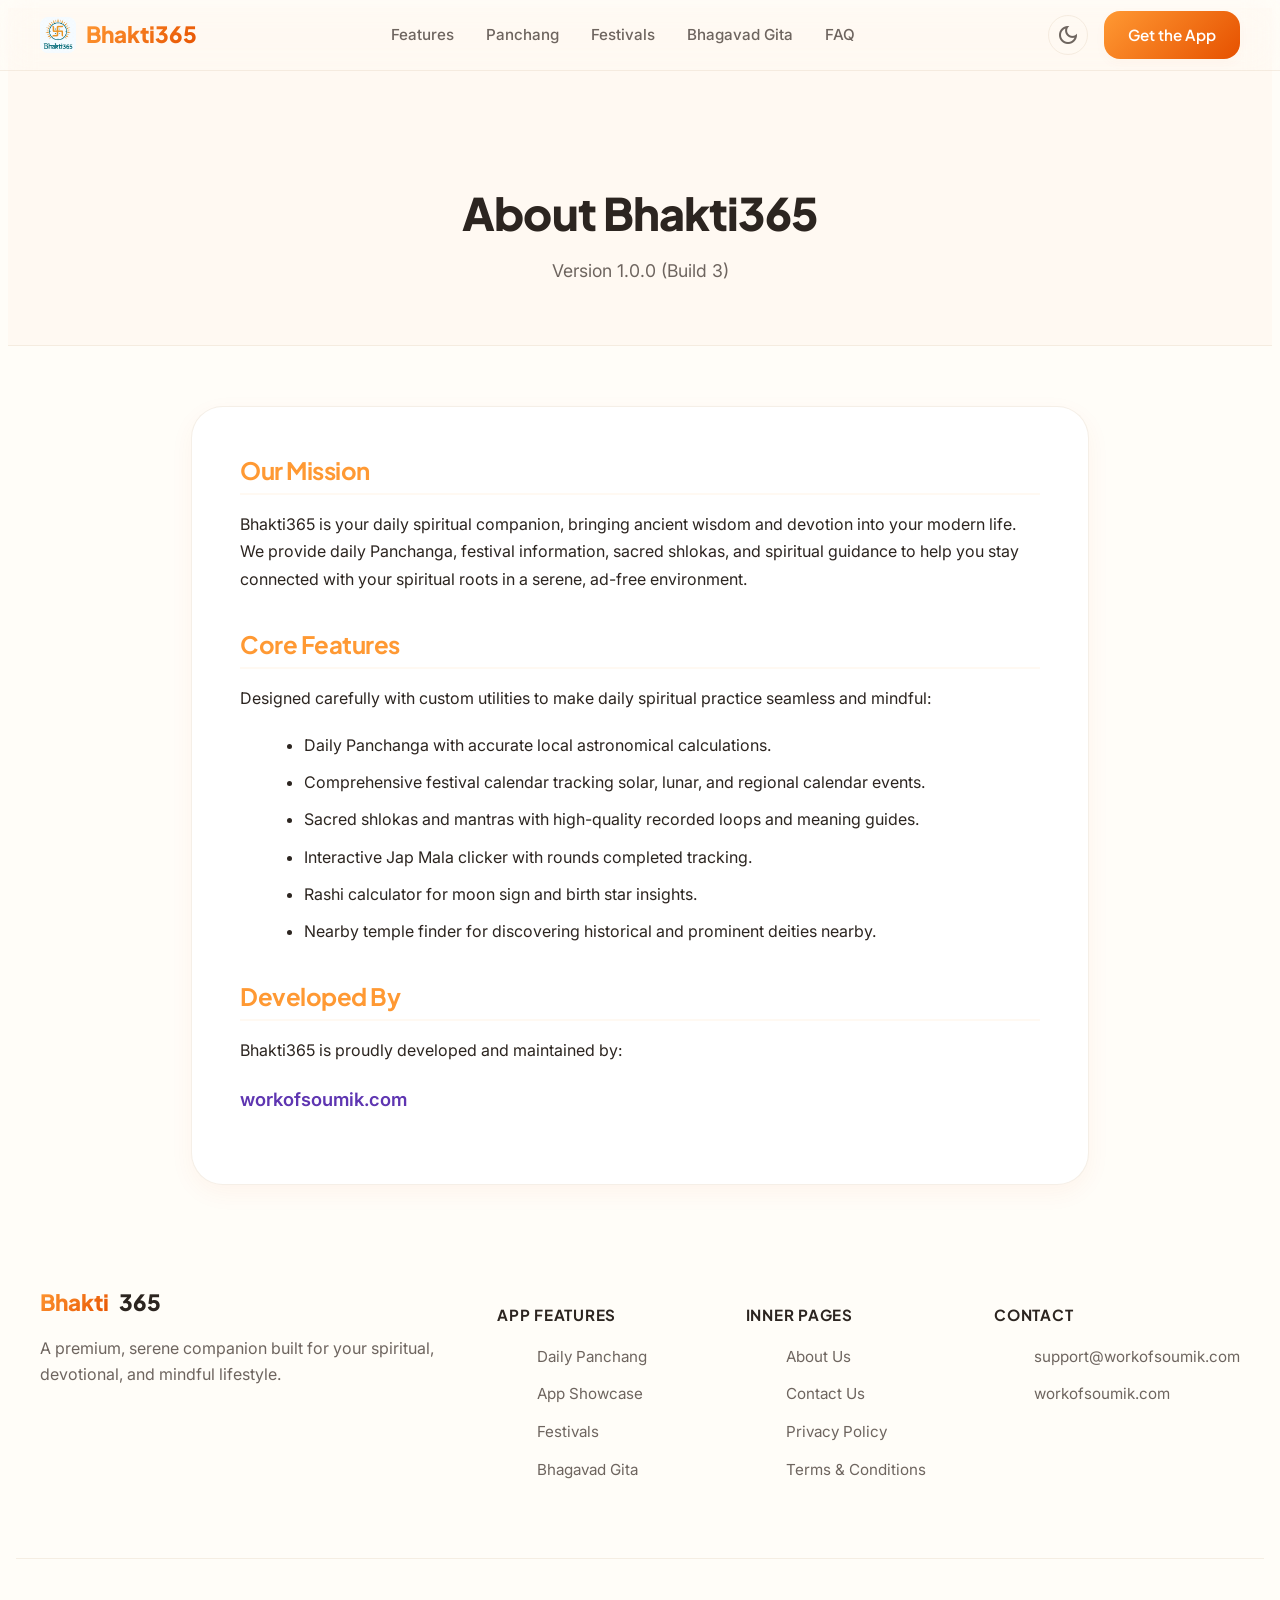
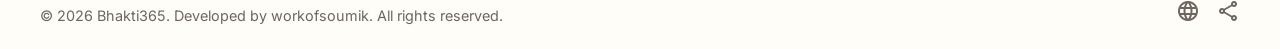
<file: about/index.html>
<!DOCTYPE html>
<html lang="en">
<head>
  <meta charset="UTF-8">
  <meta name="viewport" content="width=device-width, initial-scale=1.0">
  <title>About Us - Bhakti365</title>
  <!-- Google Fonts & Icons -->
  <link rel="preconnect" href="https://fonts.googleapis.com">
  <link rel="preconnect" href="https://fonts.gstatic.com" crossorigin>
  <link href="https://fonts.googleapis.com/css2?family=Inter:wght@400;500;600;700&family=Plus+Jakarta+Sans:wght@500;700;800&family=Noto+Serif+Devanagari:wght@400;700&display=swap" rel="stylesheet">
  <link rel="stylesheet" href="https://fonts.googleapis.com/css2?family=Material+Symbols+Outlined:opsz,wght,FILL,GRAD@20..48,100..700,0..1,-50..200" />
  
  <link rel="stylesheet" href="../assets/style.css">
</head>
<body>

  <!-- Premium Unified Header -->
  <header class="site-header" id="site-header">
    <div class="container header-container">
      <a href="../" class="logo">
        <img src="../assets/bhakti365.png" alt="Bhakti365 App Icon">
        <span>Bhakti365</span>
      </a>
      
      <!-- Responsive Menu Button -->
      <button class="burger-menu" id="burger-menu-btn" aria-label="Toggle navigation menu">
        <span class="burger-line"></span>
        <span class="burger-line"></span>
        <span class="burger-line"></span>
      </button>

      <nav class="nav-menu" id="nav-menu">
        <a href="../#features" class="nav-link">Features</a>
        <a href="../#panchang" class="nav-link">Panchang</a>
        <a href="../#timeline" class="nav-link">Festivals</a>
        <a href="../#gita" class="nav-link">Bhagavad Gita</a>
        <a href="../#faq" class="nav-link">FAQ</a>
      </nav>

      <div class="header-actions">
        <!-- Theme Toggle Button -->
        <button class="theme-toggle-btn" id="theme-toggle" aria-label="Toggle dark mode">
          <span class="material-symbols-outlined">dark_mode</span>
        </button>
        <a href="https://play.google.com/store/apps/details?id=com.workofsoumik.bhakti365" target="_blank" rel="noopener noreferrer" class="btn btn-primary">Get the App</a>
      </div>
    </div>
  </header>

  <!-- Hero Banner -->
  <section class="inner-page-hero">
    <div class="container">
      <h1>About Bhakti365</h1>
      <p>Version 1.0.0 (Build 3)</p>
    </div>
  </section>

  <!-- Content Section -->
  <section class="inner-page-content">
    <div class="container">
      <div class="policy-card">
        <h2>Our Mission</h2>
        <p>
          Bhakti365 is your daily spiritual companion, bringing ancient wisdom and devotion into your modern life.
          We provide daily Panchanga, festival information, sacred shlokas, and spiritual guidance to help you stay
          connected with your spiritual roots in a serene, ad-free environment.
        </p>

        <h2>Core Features</h2>
        <p>
          Designed carefully with custom utilities to make daily spiritual practice seamless and mindful:
        </p>
        <ul>
          <li>Daily Panchanga with accurate local astronomical calculations.</li>
          <li>Comprehensive festival calendar tracking solar, lunar, and regional calendar events.</li>
          <li>Sacred shlokas and mantras with high-quality recorded loops and meaning guides.</li>
          <li>Interactive Jap Mala clicker with rounds completed tracking.</li>
          <li>Rashi calculator for moon sign and birth star insights.</li>
          <li>Nearby temple finder for discovering historical and prominent deities nearby.</li>
        </ul>

        <h2>Developed By</h2>
        <p>
          Bhakti365 is proudly developed and maintained by:
        </p>
        <p style="font-size: 1.15rem; font-weight: 700; margin-top: 10px;">
          <a href="https://workofsoumik.com" target="_blank" rel="noopener noreferrer">workofsoumik.com</a>
        </p>
      </div>
    </div>
  </section>

  <!-- Premium Unified Footer -->
  <footer class="footer">
    <div class="container footer-grid">
      <div class="footer-brand-col">
        <a href="../" class="logo" style="margin-bottom: 16px;">
          <span class="logo-accent">Bhakti</span>365
        </a>
        <p>A premium, serene companion built for your spiritual, devotional, and mindful lifestyle.</p>
      </div>
      
      <div class="footer-links-col">
        <h4>App Features</h4>
        <ul>
          <li><a href="../#features">Daily Panchang</a></li>
          <li><a href="../#showcase">App Showcase</a></li>
          <li><a href="../#timeline">Festivals</a></li>
          <li><a href="../#gita">Bhagavad Gita</a></li>
        </ul>
      </div>
      
      <div class="footer-links-col">
        <h4>Inner Pages</h4>
        <ul>
          <li><a href="../about/">About Us</a></li>
          <li><a href="../contact/">Contact Us</a></li>
          <li><a href="../privacy/">Privacy Policy</a></li>
          <li><a href="../terms/">Terms & Conditions</a></li>
        </ul>
      </div>
      
      <div class="footer-links-col">
        <h4>Contact</h4>
        <ul>
          <li><a href="mailto:support@workofsoumik.com">support@workofsoumik.com</a></li>
          <li><a href="https://workofsoumik.com" target="_blank" rel="noopener noreferrer">workofsoumik.com</a></li>
        </ul>
      </div>
    </div>
    
    <div class="container footer-bottom">
      <p>&copy; 2026 Bhakti365. Developed by workofsoumik. All rights reserved.</p>
      <div class="footer-socials">
        <a href="#" class="social-link" aria-label="Language"><span class="material-symbols-outlined">language</span></a>
        <a href="#" class="social-link" aria-label="Share"><span class="material-symbols-outlined">share</span></a>
      </div>
    </div>
  </footer>

  <script src="../assets/script.js"></script>
</body>
</html>
</file>
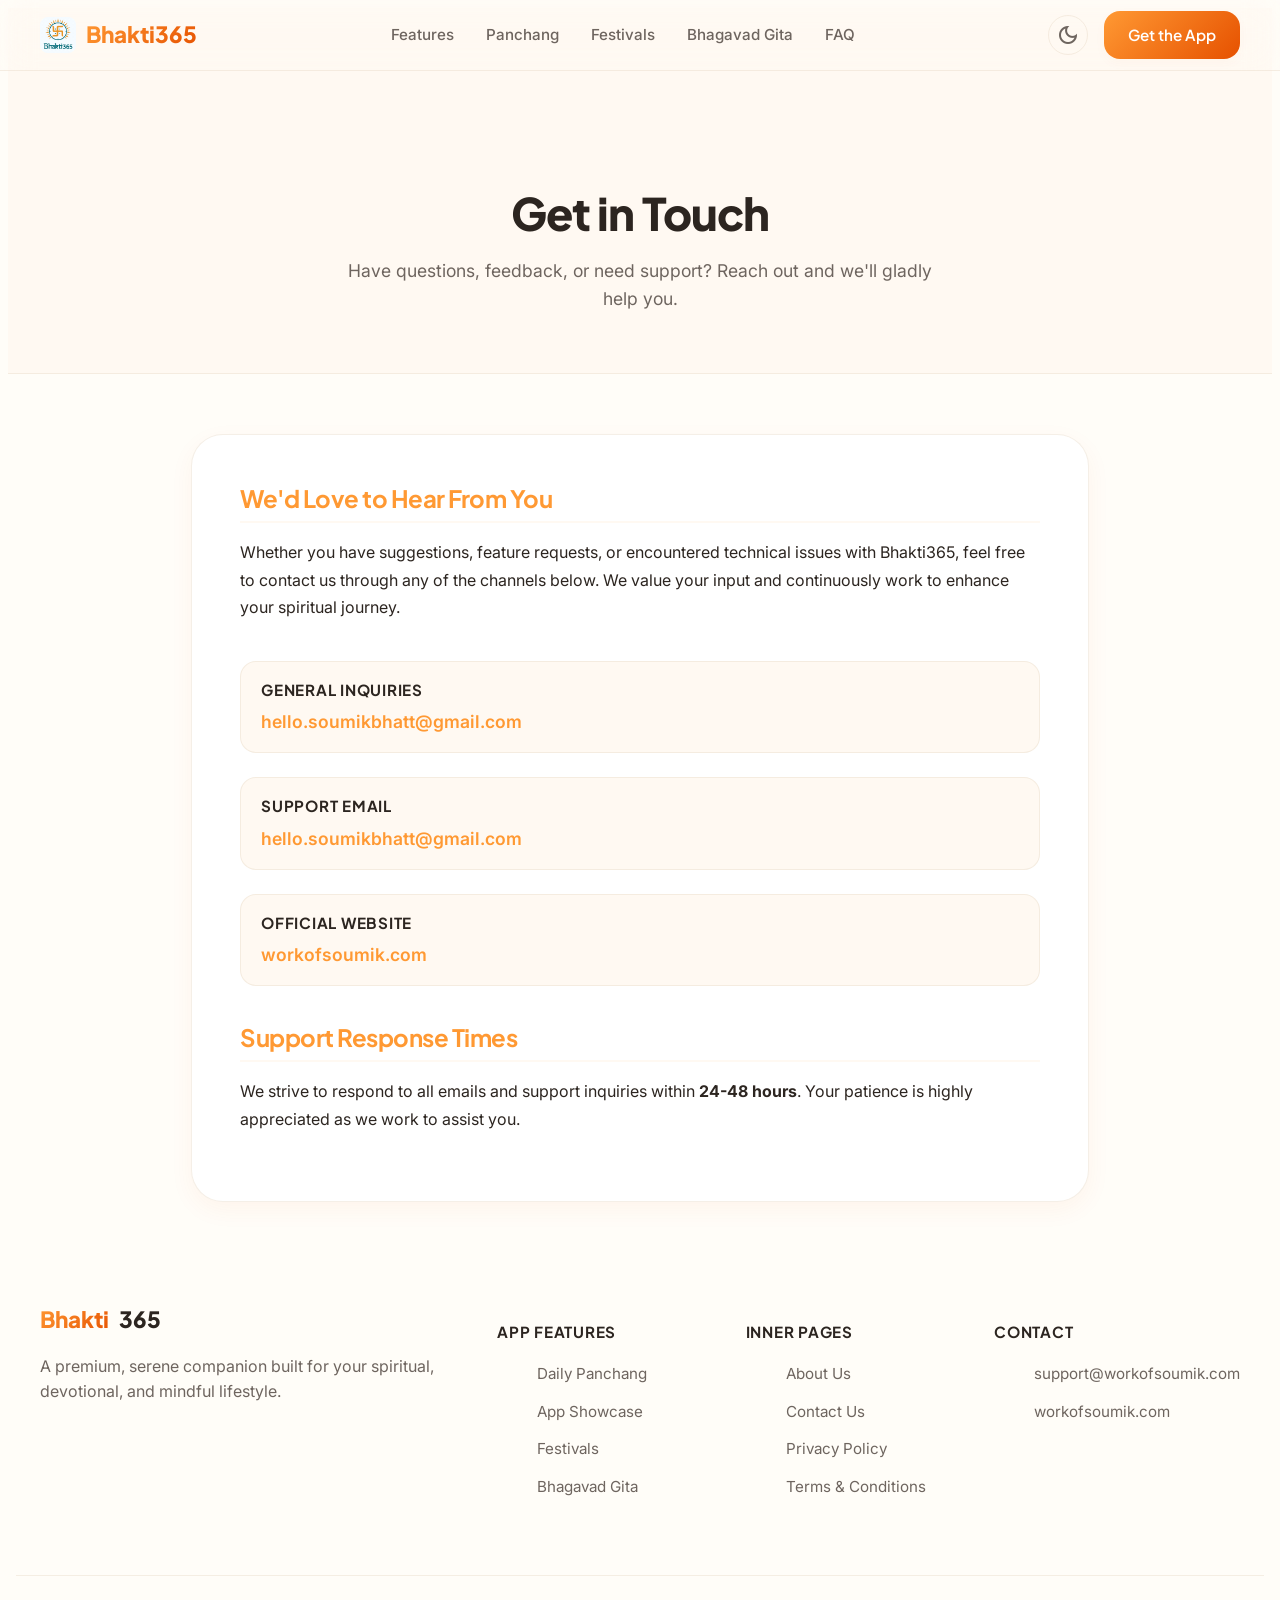
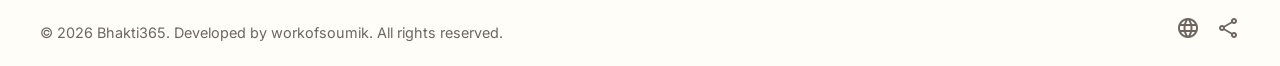
<file: contact/index.html>
<!DOCTYPE html>
<html lang="en">
<head>
  <meta charset="UTF-8">
  <meta name="viewport" content="width=device-width, initial-scale=1.0">
  <title>Contact Us - Bhakti365</title>
  <!-- Google Fonts & Icons -->
  <link rel="preconnect" href="https://fonts.googleapis.com">
  <link rel="preconnect" href="https://fonts.gstatic.com" crossorigin>
  <link href="https://fonts.googleapis.com/css2?family=Inter:wght@400;500;600;700&family=Plus+Jakarta+Sans:wght@500;700;800&family=Noto+Serif+Devanagari:wght@400;700&display=swap" rel="stylesheet">
  <link rel="stylesheet" href="https://fonts.googleapis.com/css2?family=Material+Symbols+Outlined:opsz,wght,FILL,GRAD@20..48,100..700,0..1,-50..200" />
  
  <link rel="stylesheet" href="../assets/style.css">
</head>
<body>

  <!-- Premium Unified Header -->
  <header class="site-header" id="site-header">
    <div class="container header-container">
      <a href="../" class="logo">
        <img src="../assets/bhakti365.png" alt="Bhakti365 App Icon">
        <span>Bhakti365</span>
      </a>
      
      <!-- Responsive Menu Button -->
      <button class="burger-menu" id="burger-menu-btn" aria-label="Toggle navigation menu">
        <span class="burger-line"></span>
        <span class="burger-line"></span>
        <span class="burger-line"></span>
      </button>

      <nav class="nav-menu" id="nav-menu">
        <a href="../#features" class="nav-link">Features</a>
        <a href="../#panchang" class="nav-link">Panchang</a>
        <a href="../#timeline" class="nav-link">Festivals</a>
        <a href="../#gita" class="nav-link">Bhagavad Gita</a>
        <a href="../#faq" class="nav-link">FAQ</a>
      </nav>

      <div class="header-actions">
        <!-- Theme Toggle Button -->
        <button class="theme-toggle-btn" id="theme-toggle" aria-label="Toggle dark mode">
          <span class="material-symbols-outlined">dark_mode</span>
        </button>
        <a href="https://play.google.com/store/apps/details?id=com.workofsoumik.bhakti365" target="_blank" rel="noopener noreferrer" class="btn btn-primary">Get the App</a>
      </div>
    </div>
  </header>

  <!-- Hero Banner -->
  <section class="inner-page-hero">
    <div class="container">
      <h1>Get in Touch</h1>
      <p>Have questions, feedback, or need support? Reach out and we'll gladly help you.</p>
    </div>
  </section>

  <!-- Content Section -->
  <section class="inner-page-content">
    <div class="container">
      <div class="policy-card">
        <h2>We'd Love to Hear From You</h2>
        <p>
          Whether you have suggestions, feature requests, or encountered technical issues with Bhakti365,
          feel free to contact us through any of the channels below. We value your input and continuously work to enhance your spiritual journey.
        </p>

        <div style="margin: 40px 0 20px;">
          <!-- Email Inquiries -->
          <div class="contact-item">
            <div class="contact-label">General Inquiries</div>
            <a href="mailto:hello.soumikbhatt@gmail.com">hello.soumikbhatt@gmail.com</a>
          </div>

          <div class="contact-item">
            <div class="contact-label">Support Email</div>
            <a href="mailto:hello.soumikbhatt@gmail.com">hello.soumikbhatt@gmail.com</a>
          </div>

          <!-- Official Website -->
          <div class="contact-item">
            <div class="contact-label">Official Website</div>
            <a href="https://workofsoumik.com" target="_blank" rel="noopener noreferrer">workofsoumik.com</a>
          </div>
        </div>

        <h2>Support Response Times</h2>
        <p>
          We strive to respond to all emails and support inquiries within <strong>24-48 hours</strong>.
          Your patience is highly appreciated as we work to assist you.
        </p>
      </div>
    </div>
  </section>

  <!-- Premium Unified Footer -->
  <footer class="footer">
    <div class="container footer-grid">
      <div class="footer-brand-col">
        <a href="../" class="logo" style="margin-bottom: 16px;">
          <span class="logo-accent">Bhakti</span>365
        </a>
        <p>A premium, serene companion built for your spiritual, devotional, and mindful lifestyle.</p>
      </div>
      
      <div class="footer-links-col">
        <h4>App Features</h4>
        <ul>
          <li><a href="../#features">Daily Panchang</a></li>
          <li><a href="../#showcase">App Showcase</a></li>
          <li><a href="../#timeline">Festivals</a></li>
          <li><a href="../#gita">Bhagavad Gita</a></li>
        </ul>
      </div>
      
      <div class="footer-links-col">
        <h4>Inner Pages</h4>
        <ul>
          <li><a href="../about/">About Us</a></li>
          <li><a href="../contact/">Contact Us</a></li>
          <li><a href="../privacy/">Privacy Policy</a></li>
          <li><a href="../terms/">Terms & Conditions</a></li>
        </ul>
      </div>
      
      <div class="footer-links-col">
        <h4>Contact</h4>
        <ul>
          <li><a href="mailto:support@workofsoumik.com">support@workofsoumik.com</a></li>
          <li><a href="https://workofsoumik.com" target="_blank" rel="noopener noreferrer">workofsoumik.com</a></li>
        </ul>
      </div>
    </div>
    
    <div class="container footer-bottom">
      <p>&copy; 2026 Bhakti365. Developed by workofsoumik. All rights reserved.</p>
      <div class="footer-socials">
        <a href="#" class="social-link" aria-label="Language"><span class="material-symbols-outlined">language</span></a>
        <a href="#" class="social-link" aria-label="Share"><span class="material-symbols-outlined">share</span></a>
      </div>
    </div>
  </footer>

  <script src="../assets/script.js"></script>
</body>
</html>
</file>
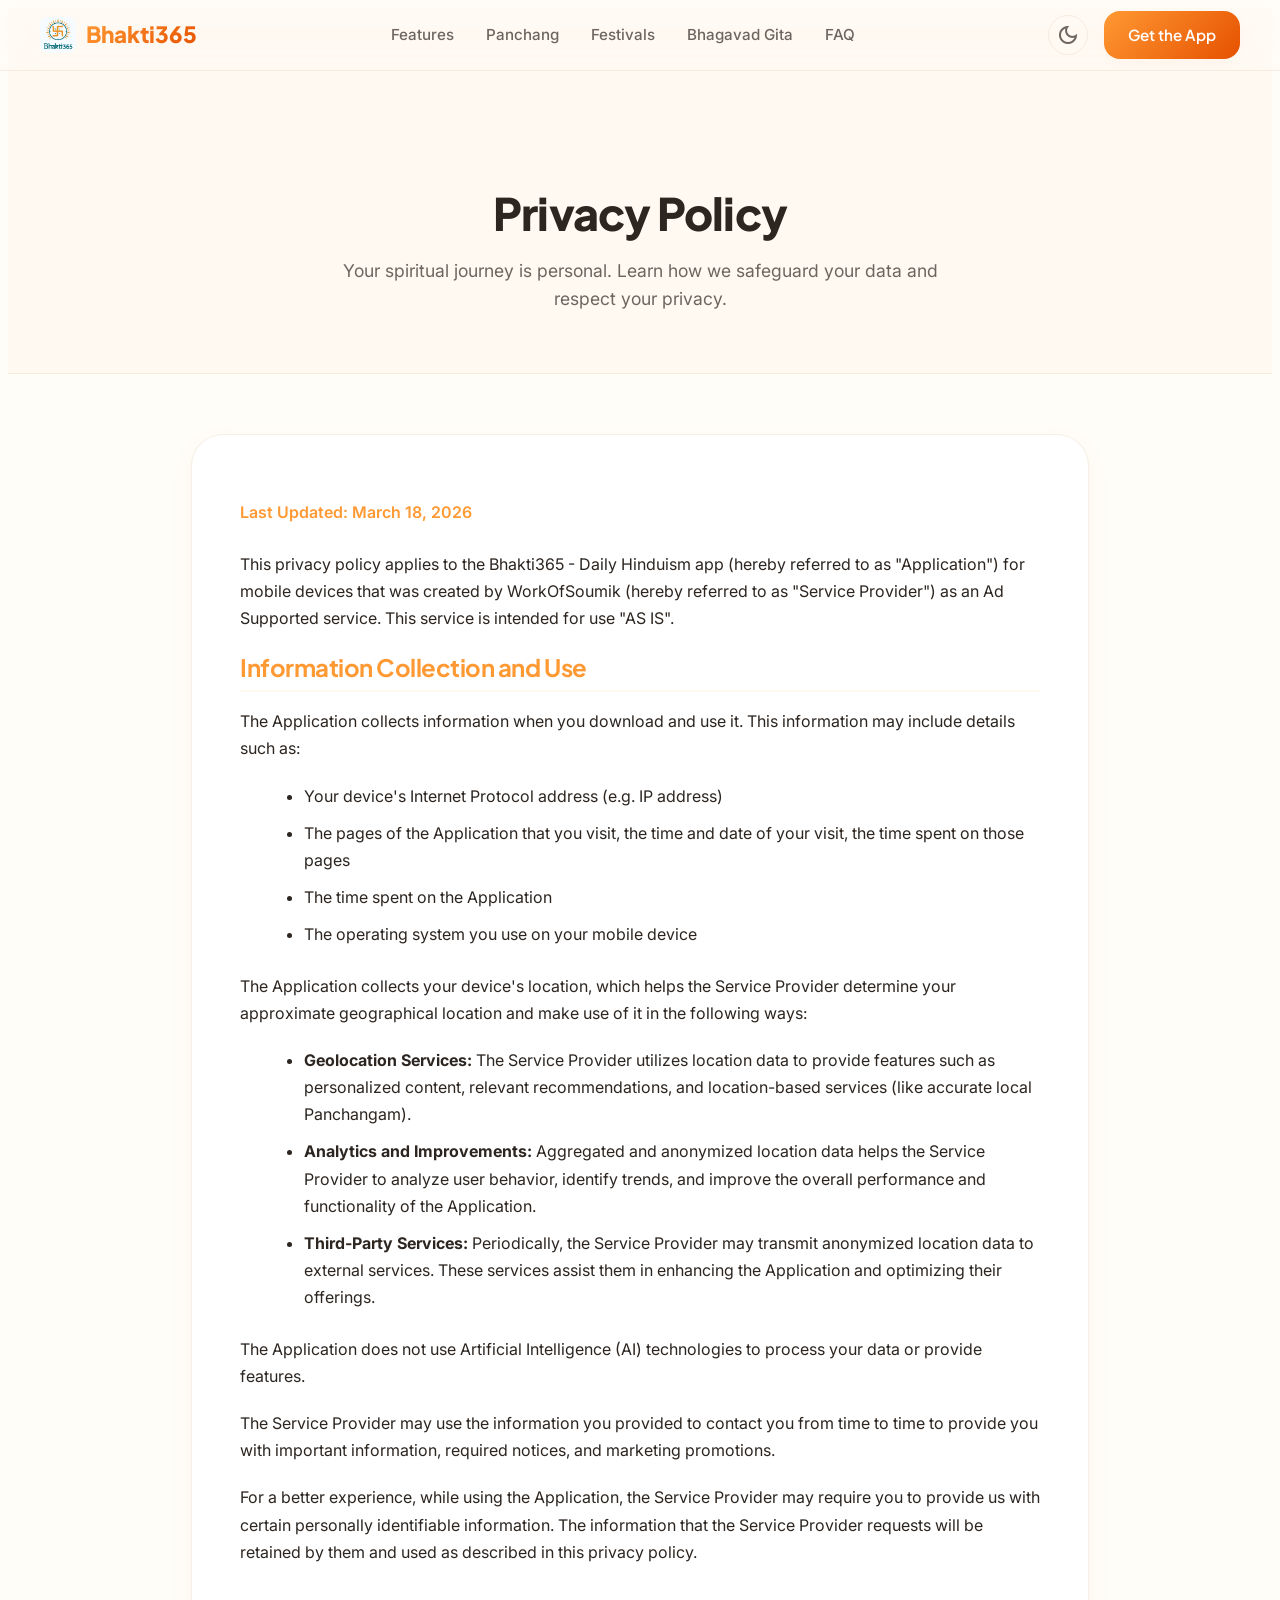
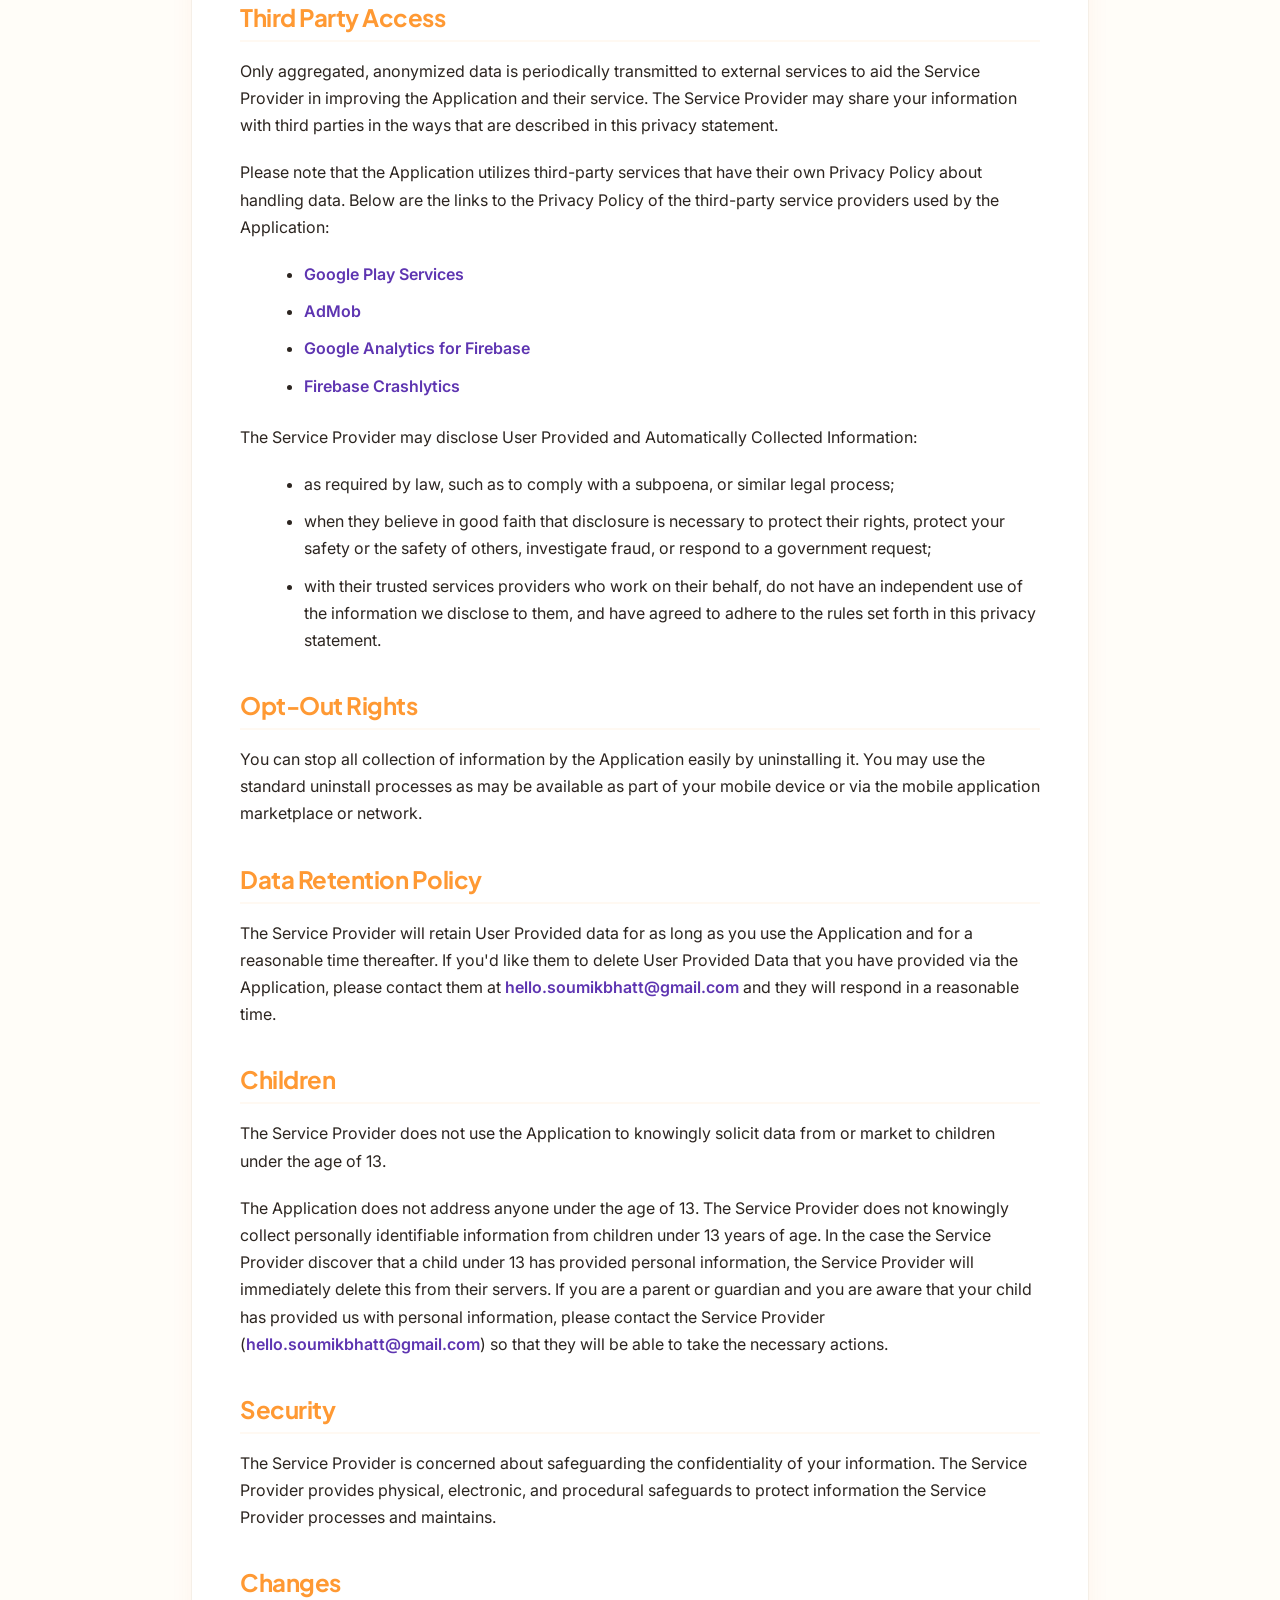
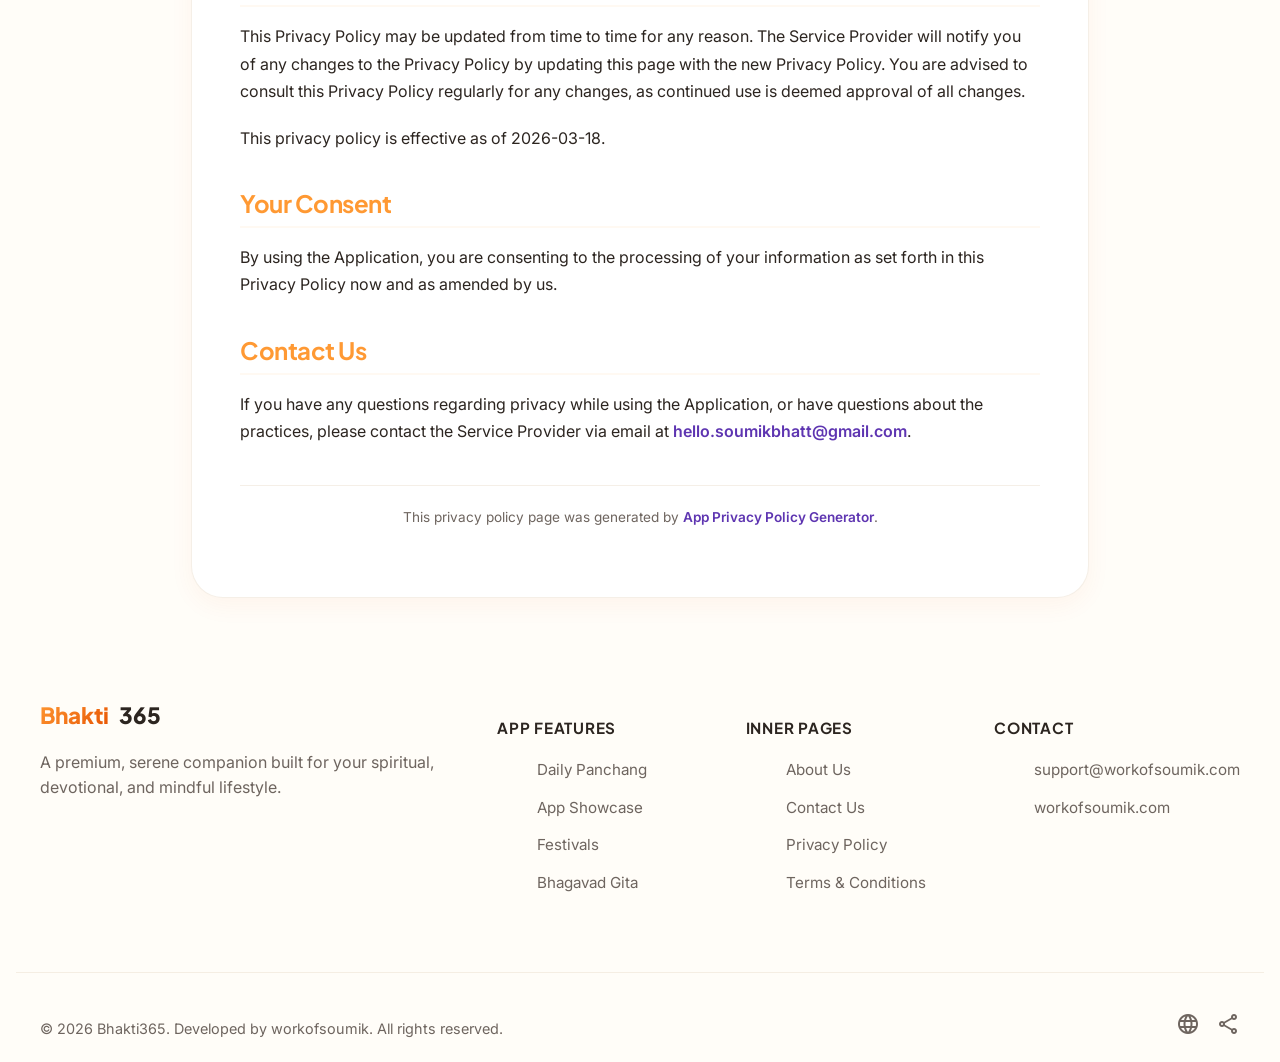
<file: privacy/index.html>
<!DOCTYPE html>
<html lang="en">
<head>
  <meta charset="UTF-8">
  <meta name="viewport" content="width=device-width, initial-scale=1.0">
  <title>Privacy Policy - Bhakti365</title>
  <!-- Google Fonts & Icons -->
  <link rel="preconnect" href="https://fonts.googleapis.com">
  <link rel="preconnect" href="https://fonts.gstatic.com" crossorigin>
  <link href="https://fonts.googleapis.com/css2?family=Inter:wght@400;500;600;700&family=Plus+Jakarta+Sans:wght@500;700;800&family=Noto+Serif+Devanagari:wght@400;700&display=swap" rel="stylesheet">
  <link rel="stylesheet" href="https://fonts.googleapis.com/css2?family=Material+Symbols+Outlined:opsz,wght,FILL,GRAD@20..48,100..700,0..1,-50..200" />
  
  <link rel="stylesheet" href="../assets/style.css">
</head>
<body>

  <!-- Premium Unified Header -->
  <header class="site-header" id="site-header">
    <div class="container header-container">
      <a href="../" class="logo">
        <img src="../assets/bhakti365.png" alt="Bhakti365 App Icon">
        <span>Bhakti365</span>
      </a>
      
      <!-- Responsive Menu Button -->
      <button class="burger-menu" id="burger-menu-btn" aria-label="Toggle navigation menu">
        <span class="burger-line"></span>
        <span class="burger-line"></span>
        <span class="burger-line"></span>
      </button>

      <nav class="nav-menu" id="nav-menu">
        <a href="../#features" class="nav-link">Features</a>
        <a href="../#panchang" class="nav-link">Panchang</a>
        <a href="../#timeline" class="nav-link">Festivals</a>
        <a href="../#gita" class="nav-link">Bhagavad Gita</a>
        <a href="../#faq" class="nav-link">FAQ</a>
      </nav>

      <div class="header-actions">
        <!-- Theme Toggle Button -->
        <button class="theme-toggle-btn" id="theme-toggle" aria-label="Toggle dark mode">
          <span class="material-symbols-outlined">dark_mode</span>
        </button>
        <a href="https://play.google.com/store/apps/details?id=com.workofsoumik.bhakti365" target="_blank" rel="noopener noreferrer" class="btn btn-primary">Get the App</a>
      </div>
    </div>
  </header>

  <!-- Hero Banner -->
  <section class="inner-page-hero">
    <div class="container">
      <h1>Privacy Policy</h1>
      <p>Your spiritual journey is personal. Learn how we safeguard your data and respect your privacy.</p>
    </div>
  </section>

  <!-- Content Section -->
  <section class="inner-page-content">
    <div class="container">
      <div class="policy-card">
        <p style="font-weight: 600; color: var(--color-primary); margin-bottom: 24px;">Last Updated: March 18, 2026</p>
        
        <p>
          This privacy policy applies to the Bhakti365 - Daily Hinduism app (hereby referred to as "Application") for
          mobile devices that was created by WorkOfSoumik (hereby referred to as "Service Provider") as an Ad
          Supported service. This service is intended for use "AS IS".
        </p>

        <h2>Information Collection and Use</h2>
        <p>
          The Application collects information when you download and use it. This information may include details
          such as:
        </p>
        <ul>
          <li>Your device's Internet Protocol address (e.g. IP address)</li>
          <li>The pages of the Application that you visit, the time and date of your visit, the time spent on those pages</li>
          <li>The time spent on the Application</li>
          <li>The operating system you use on your mobile device</li>
        </ul>

        <p>
          The Application collects your device's location, which helps the Service Provider determine your approximate
          geographical location and make use of it in the following ways:
        </p>
        <ul>
          <li><strong>Geolocation Services:</strong> The Service Provider utilizes location data to provide features such as personalized content, relevant recommendations, and location-based services (like accurate local Panchangam).</li>
          <li><strong>Analytics and Improvements:</strong> Aggregated and anonymized location data helps the Service Provider to analyze user behavior, identify trends, and improve the overall performance and functionality of the Application.</li>
          <li><strong>Third-Party Services:</strong> Periodically, the Service Provider may transmit anonymized location data to external services. These services assist them in enhancing the Application and optimizing their offerings.</li>
        </ul>

        <p>
          The Application does not use Artificial Intelligence (AI) technologies to process your data or provide features.
        </p>
        <p>
          The Service Provider may use the information you provided to contact you from time to time to provide you with important information, required notices, and marketing promotions.
        </p>
        <p>
          For a better experience, while using the Application, the Service Provider may require you to provide us with certain personally identifiable information. The information that the Service Provider requests will be retained by them and used as described in this privacy policy.
        </p>

        <h2>Third Party Access</h2>
        <p>
          Only aggregated, anonymized data is periodically transmitted to external services to aid the Service Provider in improving the Application and their service. The Service Provider may share your information with third parties in the ways that are described in this privacy statement.
        </p>
        <p>
          Please note that the Application utilizes third-party services that have their own Privacy Policy about handling data. Below are the links to the Privacy Policy of the third-party service providers used by the Application:
        </p>
        <ul>
          <li><a href="https://www.google.com/policies/privacy/" target="_blank" rel="noopener noreferrer">Google Play Services</a></li>
          <li><a href="https://support.google.com/admob/answer/6128543?hl=en" target="_blank" rel="noopener noreferrer">AdMob</a></li>
          <li><a href="https://firebase.google.com/support/privacy" target="_blank" rel="noopener noreferrer">Google Analytics for Firebase</a></li>
          <li><a href="https://firebase.google.com/support/privacy/" target="_blank" rel="noopener noreferrer">Firebase Crashlytics</a></li>
        </ul>

        <p>The Service Provider may disclose User Provided and Automatically Collected Information:</p>
        <ul>
          <li>as required by law, such as to comply with a subpoena, or similar legal process;</li>
          <li>when they believe in good faith that disclosure is necessary to protect their rights, protect your safety or the safety of others, investigate fraud, or respond to a government request;</li>
          <li>with their trusted services providers who work on their behalf, do not have an independent use of the information we disclose to them, and have agreed to adhere to the rules set forth in this privacy statement.</li>
        </ul>

        <h2>Opt-Out Rights</h2>
        <p>
          You can stop all collection of information by the Application easily by uninstalling it. You may use the standard uninstall processes as may be available as part of your mobile device or via the mobile application marketplace or network.
        </p>

        <h2>Data Retention Policy</h2>
        <p>
          The Service Provider will retain User Provided data for as long as you use the Application and for a reasonable time thereafter. If you'd like them to delete User Provided Data that you have provided via the Application, please contact them at <a href="mailto:hello.soumikbhatt@gmail.com">hello.soumikbhatt@gmail.com</a> and they will respond in a reasonable time.
        </p>

        <h2>Children</h2>
        <p>
          The Service Provider does not use the Application to knowingly solicit data from or market to children under the age of 13.
        </p>
        <p>
          The Application does not address anyone under the age of 13. The Service Provider does not knowingly collect personally identifiable information from children under 13 years of age. In the case the Service Provider discover that a child under 13 has provided personal information, the Service Provider will immediately delete this from their servers. If you are a parent or guardian and you are aware that your child has provided us with personal information, please contact the Service Provider (<a href="mailto:hello.soumikbhatt@gmail.com">hello.soumikbhatt@gmail.com</a>) so that they will be able to take the necessary actions.
        </p>

        <h2>Security</h2>
        <p>
          The Service Provider is concerned about safeguarding the confidentiality of your information. The Service Provider provides physical, electronic, and procedural safeguards to protect information the Service Provider processes and maintains.
        </p>

        <h2>Changes</h2>
        <p>
          This Privacy Policy may be updated from time to time for any reason. The Service Provider will notify you of any changes to the Privacy Policy by updating this page with the new Privacy Policy. You are advised to consult this Privacy Policy regularly for any changes, as continued use is deemed approval of all changes.
        </p>
        <p>This privacy policy is effective as of 2026-03-18.</p>

        <h2>Your Consent</h2>
        <p>
          By using the Application, you are consenting to the processing of your information as set forth in this Privacy Policy now and as amended by us.
        </p>

        <h2>Contact Us</h2>
        <p>
          If you have any questions regarding privacy while using the Application, or have questions about the practices, please contact the Service Provider via email at <a href="mailto:hello.soumikbhatt@gmail.com">hello.soumikbhatt@gmail.com</a>.
        </p>

        <p style="font-size: 0.85rem; text-align: center; color: var(--color-text-muted); margin-top: 40px; border-top: 1px solid var(--color-border); padding-top: 20px;">
          This privacy policy page was generated by <a href="https://app-privacy-policy-generator.nisrulz.com/" target="_blank" rel="noopener noreferrer">App Privacy Policy Generator</a>.
        </p>
      </div>
    </div>
  </section>

  <!-- Premium Unified Footer -->
  <footer class="footer">
    <div class="container footer-grid">
      <div class="footer-brand-col">
        <a href="../" class="logo" style="margin-bottom: 16px;">
          <span class="logo-accent">Bhakti</span>365
        </a>
        <p>A premium, serene companion built for your spiritual, devotional, and mindful lifestyle.</p>
      </div>
      
      <div class="footer-links-col">
        <h4>App Features</h4>
        <ul>
          <li><a href="../#features">Daily Panchang</a></li>
          <li><a href="../#showcase">App Showcase</a></li>
          <li><a href="../#timeline">Festivals</a></li>
          <li><a href="../#gita">Bhagavad Gita</a></li>
        </ul>
      </div>
      
      <div class="footer-links-col">
        <h4>Inner Pages</h4>
        <ul>
          <li><a href="../about/">About Us</a></li>
          <li><a href="../contact/">Contact Us</a></li>
          <li><a href="../privacy/">Privacy Policy</a></li>
          <li><a href="../terms/">Terms & Conditions</a></li>
        </ul>
      </div>
      
      <div class="footer-links-col">
        <h4>Contact</h4>
        <ul>
          <li><a href="mailto:support@workofsoumik.com">support@workofsoumik.com</a></li>
          <li><a href="https://workofsoumik.com" target="_blank" rel="noopener noreferrer">workofsoumik.com</a></li>
        </ul>
      </div>
    </div>
    
    <div class="container footer-bottom">
      <p>&copy; 2026 Bhakti365. Developed by workofsoumik. All rights reserved.</p>
      <div class="footer-socials">
        <a href="#" class="social-link" aria-label="Language"><span class="material-symbols-outlined">language</span></a>
        <a href="#" class="social-link" aria-label="Share"><span class="material-symbols-outlined">share</span></a>
      </div>
    </div>
  </footer>

  <script src="../assets/script.js"></script>
</body>
</html>
</file>
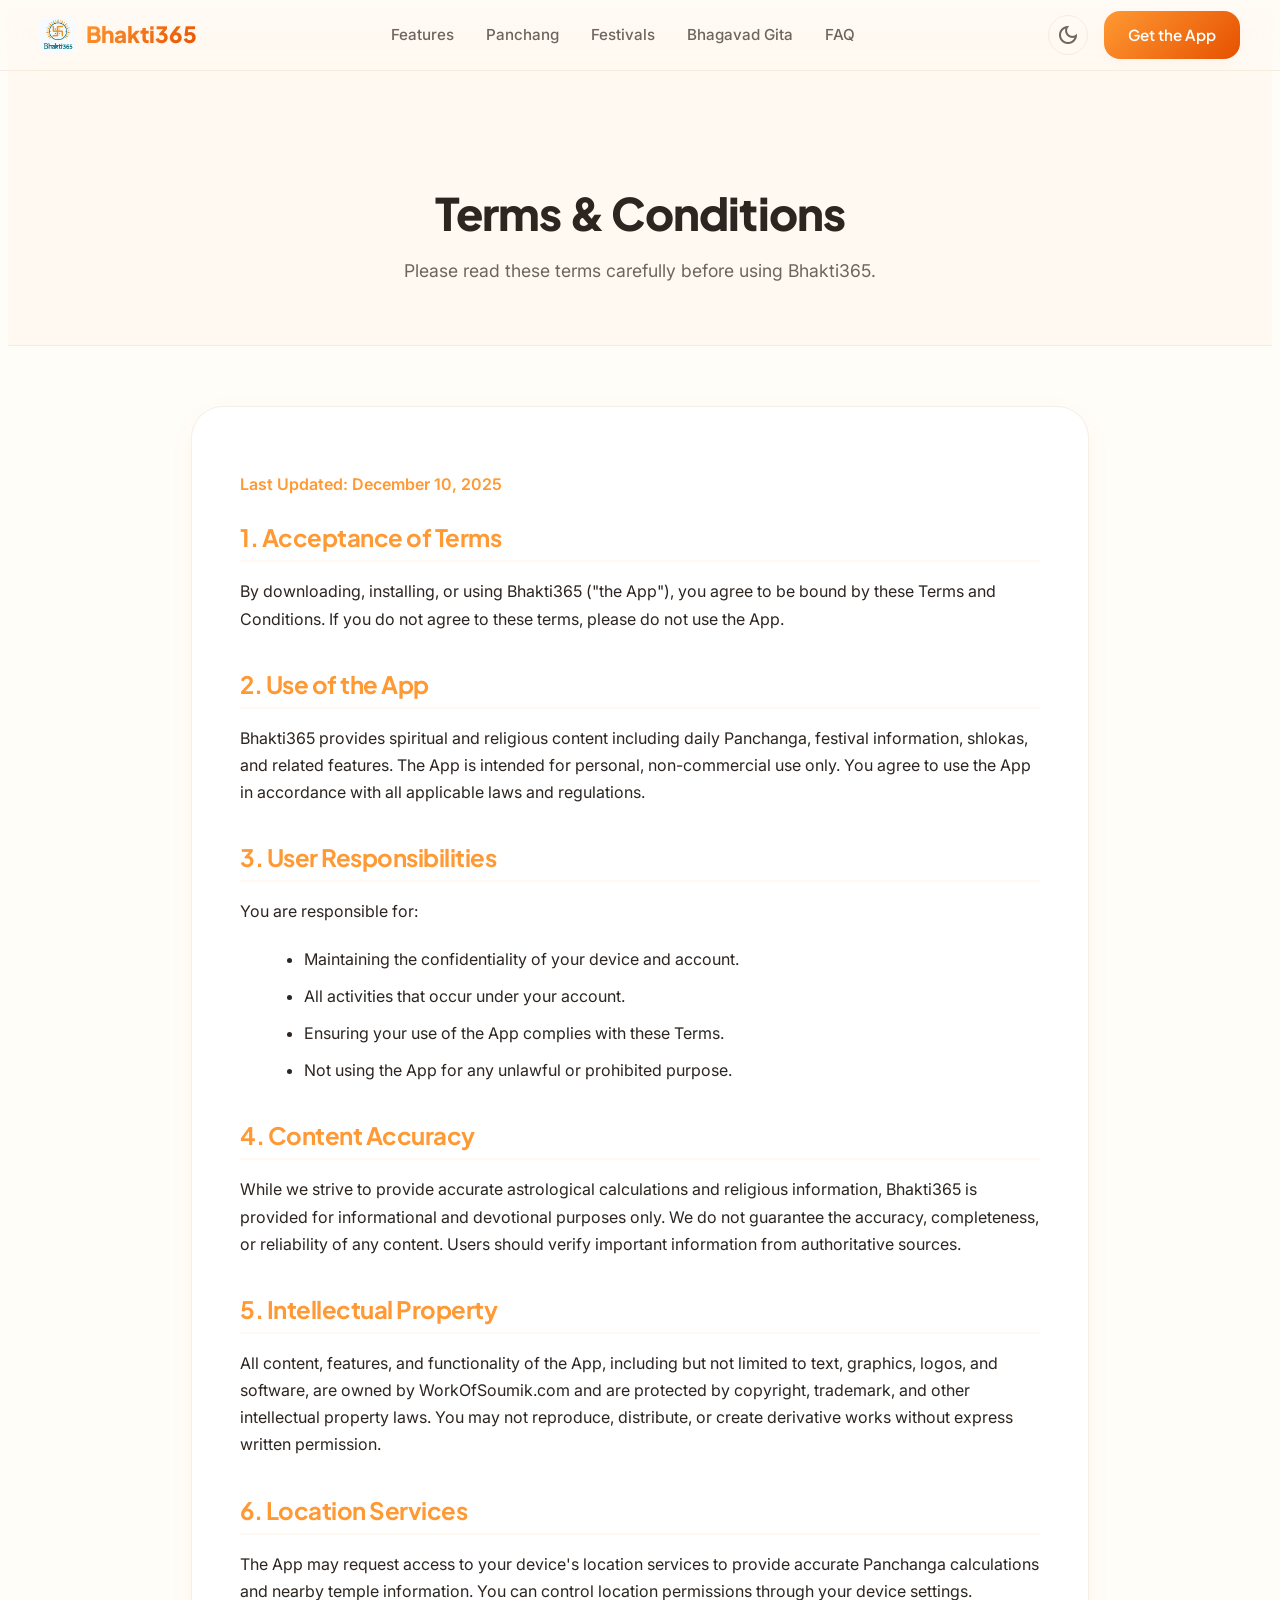
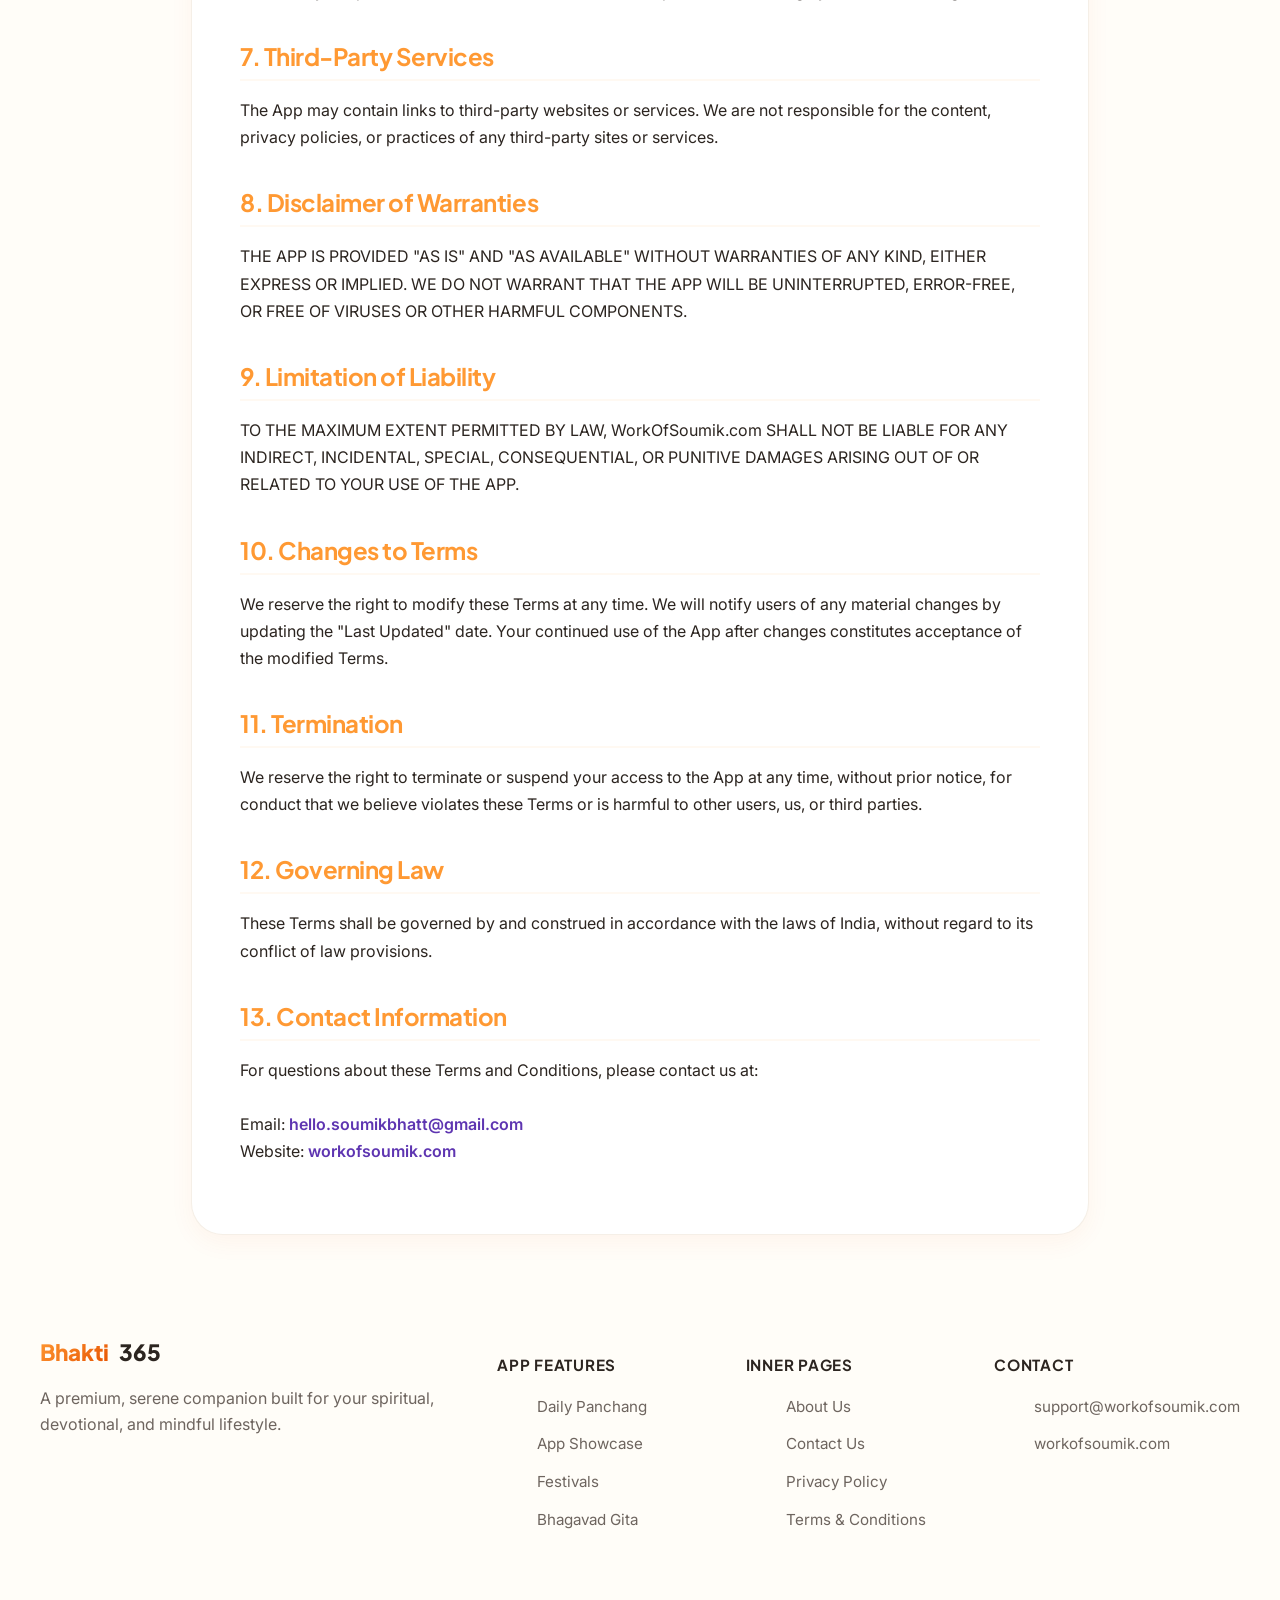
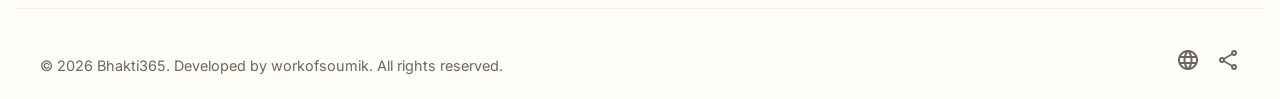
<file: terms/index.html>
<!DOCTYPE html>
<html lang="en">
<head>
  <meta charset="UTF-8">
  <meta name="viewport" content="width=device-width, initial-scale=1.0">
  <title>Terms & Conditions - Bhakti365</title>
  <!-- Google Fonts & Icons -->
  <link rel="preconnect" href="https://fonts.googleapis.com">
  <link rel="preconnect" href="https://fonts.gstatic.com" crossorigin>
  <link href="https://fonts.googleapis.com/css2?family=Inter:wght@400;500;600;700&family=Plus+Jakarta+Sans:wght@500;700;800&family=Noto+Serif+Devanagari:wght@400;700&display=swap" rel="stylesheet">
  <link rel="stylesheet" href="https://fonts.googleapis.com/css2?family=Material+Symbols+Outlined:opsz,wght,FILL,GRAD@20..48,100..700,0..1,-50..200" />
  
  <link rel="stylesheet" href="../assets/style.css">
</head>
<body>

  <!-- Premium Unified Header -->
  <header class="site-header" id="site-header">
    <div class="container header-container">
      <a href="../" class="logo">
        <img src="../assets/bhakti365.png" alt="Bhakti365 App Icon">
        <span>Bhakti365</span>
      </a>
      
      <!-- Responsive Menu Button -->
      <button class="burger-menu" id="burger-menu-btn" aria-label="Toggle navigation menu">
        <span class="burger-line"></span>
        <span class="burger-line"></span>
        <span class="burger-line"></span>
      </button>

      <nav class="nav-menu" id="nav-menu">
        <a href="../#features" class="nav-link">Features</a>
        <a href="../#panchang" class="nav-link">Panchang</a>
        <a href="../#timeline" class="nav-link">Festivals</a>
        <a href="../#gita" class="nav-link">Bhagavad Gita</a>
        <a href="../#faq" class="nav-link">FAQ</a>
      </nav>

      <div class="header-actions">
        <!-- Theme Toggle Button -->
        <button class="theme-toggle-btn" id="theme-toggle" aria-label="Toggle dark mode">
          <span class="material-symbols-outlined">dark_mode</span>
        </button>
        <a href="https://play.google.com/store/apps/details?id=com.workofsoumik.bhakti365" target="_blank" rel="noopener noreferrer" class="btn btn-primary">Get the App</a>
      </div>
    </div>
  </header>

  <!-- Hero Banner -->
  <section class="inner-page-hero">
    <div class="container">
      <h1>Terms & Conditions</h1>
      <p>Please read these terms carefully before using Bhakti365.</p>
    </div>
  </section>

  <!-- Content Section -->
  <section class="inner-page-content">
    <div class="container">
      <div class="policy-card">
        <p style="font-weight: 600; color: var(--color-primary); margin-bottom: 24px;">Last Updated: December 10, 2025</p>

        <h2>1. Acceptance of Terms</h2>
        <p>
          By downloading, installing, or using Bhakti365 ("the App"), you agree to be bound by these Terms and
          Conditions. If you do not agree to these terms, please do not use the App.
        </p>

        <h2>2. Use of the App</h2>
        <p>
          Bhakti365 provides spiritual and religious content including daily Panchanga, festival information, shlokas,
          and related features. The App is intended for personal, non-commercial use only. You agree to use the App in
          accordance with all applicable laws and regulations.
        </p>

        <h2>3. User Responsibilities</h2>
        <p>
          You are responsible for:
        </p>
        <ul>
          <li>Maintaining the confidentiality of your device and account.</li>
          <li>All activities that occur under your account.</li>
          <li>Ensuring your use of the App complies with these Terms.</li>
          <li>Not using the App for any unlawful or prohibited purpose.</li>
        </ul>

        <h2>4. Content Accuracy</h2>
        <p>
          While we strive to provide accurate astrological calculations and religious information, Bhakti365 is
          provided for informational and devotional purposes only. We do not guarantee the accuracy, completeness, or
          reliability of any content. Users should verify important information from authoritative sources.
        </p>

        <h2>5. Intellectual Property</h2>
        <p>
          All content, features, and functionality of the App, including but not limited to text, graphics, logos, and
          software, are owned by WorkOfSoumik.com and are protected by copyright, trademark, and other intellectual
          property laws. You may not reproduce, distribute, or create derivative works without express written
          permission.
        </p>

        <h2>6. Location Services</h2>
        <p>
          The App may request access to your device's location services to provide accurate Panchanga calculations and
          nearby temple information. You can control location permissions through your device settings.
        </p>

        <h2>7. Third-Party Services</h2>
        <p>
          The App may contain links to third-party websites or services. We are not responsible for the content,
          privacy policies, or practices of any third-party sites or services.
        </p>

        <h2>8. Disclaimer of Warranties</h2>
        <p>
          THE APP IS PROVIDED "AS IS" AND "AS AVAILABLE" WITHOUT WARRANTIES OF ANY KIND, EITHER EXPRESS OR IMPLIED.
          WE DO NOT WARRANT THAT THE APP WILL BE UNINTERRUPTED, ERROR-FREE, OR FREE OF VIRUSES OR OTHER HARMFUL
          COMPONENTS.
        </p>

        <h2>9. Limitation of Liability</h2>
        <p>
          TO THE MAXIMUM EXTENT PERMITTED BY LAW, WorkOfSoumik.com SHALL NOT BE LIABLE FOR ANY INDIRECT, INCIDENTAL,
          SPECIAL, CONSEQUENTIAL, OR PUNITIVE DAMAGES ARISING OUT OF OR RELATED TO YOUR USE OF THE APP.
        </p>

        <h2>10. Changes to Terms</h2>
        <p>
          We reserve the right to modify these Terms at any time. We will notify users of any material changes by
          updating the "Last Updated" date. Your continued use of the App after changes constitutes acceptance of the modified
          Terms.
        </p>

        <h2>11. Termination</h2>
        <p>
          We reserve the right to terminate or suspend your access to the App at any time, without prior notice, for
          conduct that we believe violates these Terms or is harmful to other users, us, or third parties.
        </p>

        <h2>12. Governing Law</h2>
        <p>
          These Terms shall be governed by and construed in accordance with the laws of India, without regard to its
          conflict of law provisions.
        </p>

        <h2>13. Contact Information</h2>
        <p>
          For questions about these Terms and Conditions, please contact us at:<br><br>
          Email: <a href="mailto:hello.soumikbhatt@gmail.com">hello.soumikbhatt@gmail.com</a><br>
          Website: <a href="https://workofsoumik.com" target="_blank" rel="noopener noreferrer">workofsoumik.com</a>
        </p>
      </div>
    </div>
  </section>

  <!-- Premium Unified Footer -->
  <footer class="footer">
    <div class="container footer-grid">
      <div class="footer-brand-col">
        <a href="../" class="logo" style="margin-bottom: 16px;">
          <span class="logo-accent">Bhakti</span>365
        </a>
        <p>A premium, serene companion built for your spiritual, devotional, and mindful lifestyle.</p>
      </div>
      
      <div class="footer-links-col">
        <h4>App Features</h4>
        <ul>
          <li><a href="../#features">Daily Panchang</a></li>
          <li><a href="../#showcase">App Showcase</a></li>
          <li><a href="../#timeline">Festivals</a></li>
          <li><a href="../#gita">Bhagavad Gita</a></li>
        </ul>
      </div>
      
      <div class="footer-links-col">
        <h4>Inner Pages</h4>
        <ul>
          <li><a href="../about/">About Us</a></li>
          <li><a href="../contact/">Contact Us</a></li>
          <li><a href="../privacy/">Privacy Policy</a></li>
          <li><a href="../terms/">Terms & Conditions</a></li>
        </ul>
      </div>
      
      <div class="footer-links-col">
        <h4>Contact</h4>
        <ul>
          <li><a href="mailto:support@workofsoumik.com">support@workofsoumik.com</a></li>
          <li><a href="https://workofsoumik.com" target="_blank" rel="noopener noreferrer">workofsoumik.com</a></li>
        </ul>
      </div>
    </div>
    
    <div class="container footer-bottom">
      <p>&copy; 2026 Bhakti365. Developed by workofsoumik. All rights reserved.</p>
      <div class="footer-socials">
        <a href="#" class="social-link" aria-label="Language"><span class="material-symbols-outlined">language</span></a>
        <a href="#" class="social-link" aria-label="Share"><span class="material-symbols-outlined">share</span></a>
      </div>
    </div>
  </footer>

  <script src="../assets/script.js"></script>
</body>
</html>
</file>
<file: assets/style.css>
@import url('https://fonts.googleapis.com/css2?family=Plus+Jakarta+Sans:wght@300;400;500;600;700;800&family=Inter:wght@300;400;500;600;700&family=Noto+Serif+Devanagari:wght@400;500;600;700&display=swap');

/* CSS Variables */
:root {
  /* Colors - Light Mode (Serene Warm Saffron & Royal Violet) */
  --color-primary: #FF9933;
  --color-primary-rgb: 255, 153, 51;
  --color-secondary: #E65100;
  --color-accent: #5E35B1;
  --color-accent-rgb: 94, 53, 177;
  --color-bg: #FFFDF8;
  --color-surface: #FFFFFF;
  --color-surface-tint: #FFF9F2;
  --color-surface-accent: #F4F1FB;
  --color-text: #2C2520;
  --color-text-muted: #6E655F;
  --color-border: rgba(230, 215, 195, 0.4);
  --color-border-accent: rgba(94, 53, 177, 0.1);
  --shadow-sm: 0 4px 12px rgba(230, 81, 0, 0.03);
  --shadow-md: 0 8px 24px rgba(230, 81, 0, 0.05);
  --shadow-lg: 0 16px 40px rgba(94, 53, 177, 0.08);
  --shadow-glass: 0 8px 32px rgba(94, 53, 177, 0.04);
  
  /* Fonts */
  --font-headings: 'Plus Jakarta Sans', -apple-system, BlinkMacSystemFont, "Segoe UI", Roboto, sans-serif;
  --font-body: 'Inter', -apple-system, BlinkMacSystemFont, "Segoe UI", Roboto, sans-serif;
  --font-sanskrit: 'Noto Serif Devanagari', Georgia, serif;
  
  /* Border Radius */
  --radius-sm: 8px;
  --radius-md: 16px;
  --radius-lg: 24px;
  --radius-xl: 32px;
  --radius-full: 9999px;
  
  /* Spacing */
  --spacing-section: 120px;
  --spacing-section-mobile: 80px;
}

[data-theme="dark"] {
  /* Colors - Dark Mode (Deep Charcoal & Soft Warm Accents) */
  --color-primary: #FFA852;
  --color-primary-rgb: 255, 168, 82;
  --color-secondary: #FF7043;
  --color-accent: #B388FF;
  --color-accent-rgb: 179, 136, 255;
  --color-bg: #121214;
  --color-surface: #1B1B1E;
  --color-surface-tint: #232226;
  --color-surface-accent: #1D1926;
  --color-text: #F5EBE6;
  --color-text-muted: #ABA29B;
  --color-border: rgba(80, 75, 70, 0.4);
  --color-border-accent: rgba(179, 136, 255, 0.15);
  --shadow-sm: 0 4px 12px rgba(0, 0, 0, 0.2);
  --shadow-md: 0 8px 24px rgba(0, 0, 0, 0.3);
  --shadow-lg: 0 16px 40px rgba(0, 0, 0, 0.4);
  --shadow-glass: 0 8px 32px rgba(0, 0, 0, 0.35);
}

/* Base Settings */
html {
  scroll-behavior: smooth;
  font-size: 16px;
}

body {
  font-family: var(--font-body);
  background-color: var(--color-bg);
  color: var(--color-text);
  line-height: 1.6;
  overflow-x: hidden;
  transition: background-color 0.4s ease, color 0.4s ease;
}

/* Typography styling */
h1, h2, h3, h4, h5, h6 {
  font-family: var(--font-headings);
  font-weight: 700;
  line-height: 1.25;
  letter-spacing: -0.02em;
}

p {
  color: var(--color-text-muted);
}

a {
  color: var(--color-primary);
  text-decoration: none;
  transition: all 0.3s ease;
}

/* Base Layout Containers */
.container {
  width: 100%;
  max-width: 1200px;
  margin: 0 auto;
  padding: 0 24px;
}

.section {
  padding: var(--spacing-section) 0;
  position: relative;
}

@media (max-width: 768px) {
  .section {
    padding: var(--spacing-section-mobile) 0;
  }
}

.section-header {
  text-align: center;
  max-width: 650px;
  margin: 0 auto 60px;
}

.section-header h2 {
  font-size: 2.5rem;
  margin-bottom: 16px;
  background: linear-gradient(135deg, var(--color-secondary), var(--color-accent));
  -webkit-background-clip: text;
  -webkit-text-fill-color: transparent;
}

@media (max-width: 768px) {
  .section-header h2 {
    font-size: 2rem;
  }
}

.section-header p {
  font-size: 1.1rem;
}

/* Sticky Header / Navigation */
.site-header {
  position: fixed;
  top: 0;
  left: 0;
  width: 100%;
  z-index: 1000;
  background: rgba(var(--color-bg), 0.8);
  backdrop-filter: blur(16px);
  border-bottom: 1px solid var(--color-border);
  transition: all 0.3s ease;
}

.site-header.scrolled {
  padding: 12px 0;
  box-shadow: var(--shadow-sm);
}

.header-container {
  display: flex;
  justify-content: space-between;
  align-items: center;
  height: 70px;
}

.logo {
  display: flex;
  align-items: center;
  gap: 10px;
  font-family: var(--font-headings);
  font-weight: 800;
  font-size: 1.4rem;
  color: var(--color-text);
}

.logo img {
  width: 36px;
  height: 36px;
  border-radius: 8px;
}

.logo span {
  background: linear-gradient(135deg, var(--color-primary), var(--color-secondary));
  -webkit-background-clip: text;
  -webkit-text-fill-color: transparent;
}

.nav-menu {
  display: flex;
  gap: 32px;
  list-style: none;
}

.nav-link {
  color: var(--color-text-muted);
  font-weight: 500;
  font-size: 0.95rem;
  padding: 6px 0;
  position: relative;
}

.nav-link:hover, .nav-link.active {
  color: var(--color-primary);
}

.nav-link::after {
  content: '';
  position: absolute;
  bottom: 0;
  left: 0;
  width: 0;
  height: 2px;
  background: var(--color-primary);
  transition: width 0.3s ease;
}

.nav-link:hover::after, .nav-link.active::after {
  width: 100%;
}

.header-actions {
  display: flex;
  align-items: center;
  gap: 16px;
}

/* Dark Mode Toggle */
.theme-toggle-btn {
  background: transparent;
  border: 1px solid var(--color-border);
  cursor: pointer;
  width: 40px;
  height: 40px;
  border-radius: var(--radius-full);
  display: flex;
  align-items: center;
  justify-content: center;
  color: var(--color-text-muted);
  transition: all 0.3s ease;
}

.theme-toggle-btn:hover {
  background: var(--color-surface-tint);
  color: var(--color-primary);
  border-color: var(--color-primary);
}

/* Buttons */
.btn {
  display: inline-flex;
  align-items: center;
  justify-content: center;
  gap: 10px;
  font-family: var(--font-headings);
  font-weight: 600;
  font-size: 0.95rem;
  padding: 12px 24px;
  border-radius: var(--radius-md);
  border: none;
  cursor: pointer;
  transition: all 0.3s ease;
  box-shadow: var(--shadow-sm);
}

.btn-primary {
  background: linear-gradient(135deg, var(--color-primary), var(--color-secondary));
  color: #FFFFFF;
}

.btn-primary:hover {
  transform: translateY(-2px);
  box-shadow: 0 8px 20px rgba(255, 153, 51, 0.3);
}

.btn-secondary {
  background: var(--color-surface);
  color: var(--color-text);
  border: 1px solid var(--color-border);
}

.btn-secondary:hover {
  background: var(--color-surface-tint);
  transform: translateY(-2px);
}

.btn-accent {
  background: linear-gradient(135deg, var(--color-accent), #7B2CBF);
  color: #FFFFFF;
}

.btn-accent:hover {
  transform: translateY(-2px);
  box-shadow: 0 8px 20px rgba(94, 53, 177, 0.3);
}

/* Responsive Menu Burger */
.burger-menu {
  display: none;
  background: transparent;
  border: none;
  cursor: pointer;
  flex-direction: column;
  gap: 6px;
  z-index: 1001;
}

.burger-line {
  width: 24px;
  height: 2.5px;
  background: var(--color-text);
  border-radius: 2px;
  transition: all 0.3s ease;
}

@media (max-width: 992px) {
  .burger-menu {
    display: flex;
  }
  
  .nav-menu {
    position: fixed;
    top: 70px;
    right: -100%;
    width: 280px;
    height: calc(100vh - 70px);
    background: var(--color-bg);
    border-left: 1px solid var(--color-border);
    flex-direction: column;
    padding: 40px 24px;
    gap: 24px;
    transition: right 0.4s cubic-bezier(0.16, 1, 0.3, 1);
    box-shadow: var(--shadow-lg);
  }
  
  .nav-menu.open {
    right: 0;
  }
}

/* Hero Section */
.hero-section {
  padding-top: 140px;
  padding-bottom: 60px;
  overflow: hidden;
  position: relative;
}

.hero-grid {
  display: grid;
  grid-template-columns: 1.2fr 0.8fr;
  align-items: center;
  gap: 60px;
}

@media (max-width: 992px) {
  .hero-grid {
    grid-template-columns: 1fr;
    text-align: center;
    gap: 40px;
  }
}

.hero-content h1 {
  font-size: 3.5rem;
  margin-bottom: 20px;
  background: linear-gradient(135deg, var(--color-primary), var(--color-secondary) 50%, var(--color-accent));
  -webkit-background-clip: text;
  -webkit-text-fill-color: transparent;
  animation: slideUp 0.8s cubic-bezier(0.16, 1, 0.3, 1);
}

@media (max-width: 768px) {
  .hero-content h1 {
    font-size: 2.5rem;
  }
}

.hero-content p {
  font-size: 1.2rem;
  margin-bottom: 32px;
  max-width: 600px;
  animation: slideUp 0.8s cubic-bezier(0.16, 1, 0.3, 1) 0.1s;
  animation-fill-mode: both;
}

@media (max-width: 992px) {
  .hero-content p {
    margin-left: auto;
    margin-right: auto;
  }
}

.hero-buttons {
  display: flex;
  flex-wrap: wrap;
  gap: 16px;
  margin-bottom: 40px;
  animation: slideUp 0.8s cubic-bezier(0.16, 1, 0.3, 1) 0.2s;
  animation-fill-mode: both;
}

@media (max-width: 992px) {
  .hero-buttons {
    justify-content: center;
  }
}

.app-store-badge {
  display: inline-flex;
  align-items: center;
  gap: 12px;
  background: #111111;
  color: #FFFFFF;
  padding: 10px 20px;
  border-radius: var(--radius-md);
  border: 1px solid rgba(255, 255, 255, 0.1);
  transition: all 0.3s ease;
}

.app-store-badge:hover {
  background: #222222;
  transform: translateY(-2px);
  box-shadow: var(--shadow-md);
}

.app-store-badge svg {
  width: 28px;
  height: 28px;
  fill: currentColor;
}

.badge-text {
  display: flex;
  flex-direction: column;
  text-align: left;
}

.badge-text span:first-child {
  font-size: 0.7rem;
  text-transform: uppercase;
  letter-spacing: 0.05em;
  opacity: 0.7;
}

.badge-text span:last-child {
  font-size: 1rem;
  font-weight: 700;
  font-family: var(--font-headings);
}

/* Hero Mockup & Parallax Elements */
.hero-mockup-container {
  position: relative;
  display: flex;
  justify-content: center;
  align-items: center;
  animation: fadeIn 1s ease-out 0.4s;
  animation-fill-mode: both;
}

.phone-mockup {
  position: relative;
  width: 280px;
  height: 570px;
  border-radius: 40px;
  background: #000;
  padding: 10px;
  box-shadow: var(--shadow-lg), 0 0 0 4px #2b2b2b;
  z-index: 2;
  animation: floatMobile 6s ease-in-out infinite;
}

.phone-mockup::before {
  content: '';
  position: absolute;
  top: 15px;
  left: 50%;
  transform: translateX(-50%);
  width: 80px;
  height: 20px;
  border-radius: 10px;
  background: #000;
  z-index: 10;
}

.phone-screen {
  width: 100%;
  height: 100%;
  border-radius: 32px;
  overflow: hidden;
  background: #FFFDF8;
}

.phone-screen img {
  width: 100%;
  height: 100%;
  object-fit: cover;
}

.floating-element {
  position: absolute;
  z-index: 3;
  pointer-events: none;
}

.floating-card-1 {
  top: 20%;
  left: -40px;
  animation: floatLeft 8s ease-in-out infinite;
}

.floating-card-2 {
  bottom: 25%;
  right: -30px;
  animation: floatRight 7s ease-in-out infinite;
}

.aura-bg {
  position: absolute;
  width: 450px;
  height: 450px;
  background: radial-gradient(circle, rgba(var(--color-primary-rgb), 0.2) 0%, rgba(var(--color-accent-rgb), 0.05) 50%, rgba(255,255,255,0) 70%);
  top: 50%;
  left: 50%;
  transform: translate(-50%, -50%);
  border-radius: var(--radius-full);
  z-index: 1;
}

/* Card glassmorphism style */
.glass-panel {
  background: rgba(var(--color-surface-tint), 0.7);
  backdrop-filter: blur(12px);
  -webkit-backdrop-filter: blur(12px);
  border: 1px solid var(--color-border);
  padding: 16px 20px;
  border-radius: var(--radius-md);
  box-shadow: var(--shadow-md);
  display: flex;
  align-items: center;
  gap: 12px;
}

.glass-panel span {
  font-family: var(--font-headings);
  font-weight: 700;
  font-size: 0.9rem;
}

.glass-panel .icon-box {
  width: 36px;
  height: 36px;
  border-radius: var(--radius-full);
  display: flex;
  align-items: center;
  justify-content: center;
  background: var(--color-primary);
  color: white;
}

.glass-panel-purple .icon-box {
  background: var(--color-accent);
}

/* Value Propositions */
.props-grid {
  display: grid;
  grid-template-columns: repeat(3, 1fr);
  gap: 30px;
}

@media (max-width: 992px) {
  .props-grid {
    grid-template-columns: 1fr;
  }
}

.prop-card {
  background: var(--color-surface);
  border: 1px solid var(--color-border);
  border-radius: var(--radius-lg);
  padding: 40px 30px;
  text-align: center;
  transition: all 0.4s cubic-bezier(0.16, 1, 0.3, 1);
  box-shadow: var(--shadow-sm);
  position: relative;
  overflow: hidden;
}

.prop-card:hover {
  transform: translateY(-8px);
  box-shadow: var(--shadow-lg);
  border-color: var(--color-primary);
}

.prop-icon {
  width: 70px;
  height: 70px;
  border-radius: 20px;
  background: var(--color-surface-tint);
  color: var(--color-primary);
  display: flex;
  align-items: center;
  justify-content: center;
  font-size: 2.2rem;
  margin: 0 auto 28px;
  transition: all 0.3s ease;
}

.prop-card:hover .prop-icon {
  background: var(--color-primary);
  color: #FFFFFF;
}

.prop-card h3 {
  font-size: 1.4rem;
  margin-bottom: 12px;
  color: var(--color-text);
}

.prop-card p {
  font-size: 1rem;
}

/* Interactive App Showcase Carousel */
.showcase-slider-container {
  position: relative;
  width: 100%;
  padding: 40px 0;
  overflow: hidden;
}

.showcase-track {
  display: flex;
  gap: 30px;
  overflow-x: auto;
  scroll-snap-type: x mandatory;
  padding: 20px 40px;
  scrollbar-width: none; /* Firefox */
  -ms-overflow-style: none;  /* IE and Edge */
}

.showcase-track::-webkit-scrollbar {
  display: none; /* Chrome, Safari and Opera */
}

.showcase-item {
  flex: 0 0 260px;
  scroll-snap-align: center;
  display: flex;
  flex-direction: column;
  align-items: center;
  background: transparent;
  transition: all 0.5s cubic-bezier(0.16, 1, 0.3, 1);
}

.showcase-item:hover {
  transform: translateY(-8px) scale(1.02);
}

.showcase-phone-frame {
  width: 100%;
  aspect-ratio: 9 / 18.5;
  border-radius: 36px;
  background: #000;
  padding: 8px;
  box-shadow: var(--shadow-lg), 0 0 0 3px #333;
  margin-bottom: 16px;
  overflow: hidden;
}

.showcase-phone-frame img {
  width: 100%;
  height: 100%;
  object-fit: cover;
  border-radius: 28px;
}

.showcase-caption {
  font-family: var(--font-headings);
  font-weight: 700;
  font-size: 1.1rem;
  text-align: center;
  color: var(--color-text);
  margin-top: 8px;
}

/* Slide indicators / controls */
.showcase-controls {
  display: flex;
  justify-content: center;
  align-items: center;
  gap: 16px;
  margin-top: 30px;
}

.control-btn {
  background: var(--color-surface);
  border: 1px solid var(--color-border);
  width: 44px;
  height: 44px;
  border-radius: var(--radius-full);
  display: flex;
  align-items: center;
  justify-content: center;
  cursor: pointer;
  color: var(--color-text);
  transition: all 0.3s ease;
}

.control-btn:hover {
  background: var(--color-primary);
  color: white;
  border-color: var(--color-primary);
}

/* Bento Grid */
.bento-grid {
  display: grid;
  grid-template-columns: repeat(4, 1fr);
  grid-auto-rows: minmax(280px, auto);
  gap: 24px;
}

@media (max-width: 1200px) {
  .bento-grid {
    grid-template-columns: repeat(2, 1fr);
    grid-auto-rows: auto;
  }
}

@media (max-width: 600px) {
  .bento-grid {
    grid-template-columns: 1fr;
    grid-auto-rows: auto;
  }
}

.bento-card {
  background: var(--color-surface);
  border: 1px solid var(--color-border);
  border-radius: var(--radius-lg);
  padding: 32px 28px;
  display: flex;
  flex-direction: column;
  justify-content: flex-start;
  gap: 16px;
  min-height: 280px;
  transition: all 0.4s cubic-bezier(0.16, 1, 0.3, 1);
  box-shadow: var(--shadow-sm);
  position: relative;
  overflow: hidden;
}

.bento-tag {
  font-size: 0.8rem;
  font-weight: 700;
  color: var(--color-primary);
  text-transform: uppercase;
  letter-spacing: 0.05em;
}

.bento-card:hover {
  transform: translateY(-6px);
  box-shadow: var(--shadow-lg);
  border-color: var(--color-primary);
}

.bento-card-bg-glow {
  position: absolute;
  top: -60px;
  right: -60px;
  width: 150px;
  height: 150px;
  background: radial-gradient(circle, rgba(var(--color-primary-rgb), 0.15) 0%, rgba(255,255,255,0) 70%);
  border-radius: var(--radius-full);
  pointer-events: none;
}

/* Bento Sizes */
.col-span-2 { grid-column: span 2; }
.row-span-2 { grid-row: span 2; }

@media (max-width: 1200px) {
  .col-span-2, .row-span-2 {
    grid-column: span 1;
    grid-row: span 1;
  }
}

.bento-card-header {
  display: flex;
  justify-content: space-between;
  align-items: flex-start;
  margin-bottom: 20px;
}

.bento-icon {
  width: 48px;
  height: 48px;
  border-radius: 12px;
  background: var(--color-surface-tint);
  color: var(--color-primary);
  display: flex;
  align-items: center;
  justify-content: center;
  font-size: 1.5rem;
}

.bento-card.accent-card .bento-icon {
  background: var(--color-surface-accent);
  color: var(--color-accent);
}

.bento-card.primary-card {
  background: linear-gradient(135deg, var(--color-primary), var(--color-secondary));
  color: white;
  border: none;
}

.bento-card.primary-card p {
  color: rgba(255, 255, 255, 0.9);
}

.bento-card.primary-card .bento-icon {
  background: rgba(255, 255, 255, 0.2);
  color: white;
}

.bento-card h3 {
  font-size: 1.25rem;
  margin-bottom: 8px;
  color: inherit;
}

.bento-card p {
  font-size: 0.9rem;
  line-height: 1.5;
}

/* Interactive Panchang Preview */
.panchang-container {
  max-width: 800px;
  margin: 0 auto;
}

.panchang-tabs {
  display: flex;
  justify-content: center;
  gap: 12px;
  margin-bottom: 30px;
}

.panchang-tab {
  background: var(--color-surface);
  border: 1px solid var(--color-border);
  padding: 10px 24px;
  border-radius: var(--radius-full);
  font-weight: 600;
  cursor: pointer;
  color: var(--color-text-muted);
  transition: all 0.3s ease;
}

.panchang-tab.active {
  background: var(--color-primary);
  color: white;
  border-color: var(--color-primary);
  box-shadow: var(--shadow-sm);
}

.panchang-card {
  background: var(--color-surface);
  border: 1px solid var(--color-border);
  border-radius: var(--radius-xl);
  padding: 40px;
  box-shadow: var(--shadow-md);
  position: relative;
  overflow: hidden;
}

.panchang-card-header {
  display: flex;
  justify-content: space-between;
  align-items: center;
  border-bottom: 1px solid var(--color-border);
  padding-bottom: 24px;
  margin-bottom: 24px;
}

@media (max-width: 768px) {
  .panchang-card-header {
    flex-direction: column;
    gap: 16px;
    align-items: flex-start;
  }
}

.panchang-card-header h3 {
  font-size: 1.6rem;
  color: var(--color-secondary);
}

.panchang-date {
  font-family: var(--font-headings);
  font-weight: 500;
  color: var(--color-text-muted);
  font-size: 0.95rem;
}

.panchang-metrics {
  display: grid;
  grid-template-columns: repeat(2, 1fr);
  gap: 20px;
  margin-bottom: 30px;
}

@media (max-width: 576px) {
  .panchang-metrics {
    grid-template-columns: 1fr;
  }
}

.panchang-item {
  display: flex;
  align-items: center;
  gap: 16px;
  background: var(--color-surface-tint);
  padding: 16px 20px;
  border-radius: var(--radius-md);
  border: 1px solid var(--color-border);
}

.panchang-item-icon {
  font-size: 1.8rem;
  color: var(--color-primary);
}

.panchang-item-info {
  display: flex;
  flex-direction: column;
}

.panchang-item-info span:first-child {
  font-size: 0.8rem;
  color: var(--color-text-muted);
  text-transform: uppercase;
  letter-spacing: 0.05em;
}

.panchang-item-info span:last-child {
  font-size: 1.1rem;
  font-weight: 700;
  color: var(--color-text);
}

/* Auspicious / Inauspicious times */
.panchang-timings {
  display: grid;
  grid-template-columns: repeat(2, 1fr);
  gap: 24px;
}

@media (max-width: 768px) {
  .panchang-timings {
    grid-template-columns: 1fr;
  }
}

.timing-box {
  padding: 20px;
  border-radius: var(--radius-md);
  border: 1px solid var(--color-border);
}

.timing-box.auspicious {
  background: rgba(76, 175, 80, 0.05);
  border-color: rgba(76, 175, 80, 0.2);
}

.timing-box.inauspicious {
  background: rgba(244, 67, 54, 0.05);
  border-color: rgba(244, 67, 54, 0.2);
}

.timing-box-title {
  display: flex;
  align-items: center;
  gap: 8px;
  font-family: var(--font-headings);
  font-weight: 700;
  margin-bottom: 12px;
}

.timing-box.auspicious .timing-box-title { color: #2E7D32; }
.timing-box.inauspicious .timing-box-title { color: #C62828; }

.timing-list-item {
  display: flex;
  justify-content: space-between;
  font-size: 0.95rem;
  padding: 6px 0;
}

.timing-list-item span:first-child {
  color: var(--color-text-muted);
}

.timing-list-item span:last-child {
  font-weight: 600;
}

/* Festival Timeline */
.timeline-outer {
  position: relative;
  max-width: 900px;
  margin: 0 auto;
  padding: 40px 0;
}

.timeline-line {
  position: absolute;
  left: 50%;
  transform: translateX(-50%);
  top: 0;
  bottom: 0;
  width: 2px;
  background: linear-gradient(to bottom, var(--color-primary), var(--color-accent));
}

@media (max-width: 768px) {
  .timeline-line {
    left: 20px;
    transform: none;
  }
}

.timeline-node {
  display: flex;
  margin-bottom: 60px;
  position: relative;
  width: 100%;
}

.timeline-node:last-child {
  margin-bottom: 0;
}

.timeline-node:nth-child(odd) {
  justify-content: flex-start;
}

.timeline-node:nth-child(even) {
  justify-content: flex-end;
}

.timeline-dot {
  position: absolute;
  left: 50%;
  top: 24px;
  transform: translateX(-50%);
  width: 16px;
  height: 16px;
  border-radius: var(--radius-full);
  background: var(--color-bg);
  border: 4px solid var(--color-primary);
  z-index: 5;
  transition: all 0.3s ease;
  box-shadow: 0 0 10px rgba(255, 153, 51, 0.4);
}

.timeline-node:nth-child(even) .timeline-dot {
  border-color: var(--color-accent);
  box-shadow: 0 0 10px rgba(94, 53, 177, 0.4);
}

.timeline-node:hover .timeline-dot {
  transform: translateX(-50%) scale(1.3);
  background: var(--color-primary);
}

.timeline-content-wrapper {
  width: 50%;
}

.timeline-node:nth-child(odd) .timeline-content-wrapper {
  padding-right: 48px;
  padding-left: 0;
}

.timeline-node:nth-child(even) .timeline-content-wrapper {
  padding-left: 48px;
  padding-right: 0;
}

@media (max-width: 768px) {
  .timeline-node {
    justify-content: flex-start !important;
  }
  
  .timeline-dot {
    left: 20px;
    transform: translateX(-50%);
  }
  
  .timeline-node:hover .timeline-dot {
    transform: translateX(-50%) scale(1.3);
  }
  
  .timeline-content-wrapper {
    width: 100%;
    padding-left: 52px !important;
    padding-right: 0 !important;
  }
}

.timeline-card {
  background: var(--color-surface);
  border: 1px solid var(--color-border);
  border-radius: var(--radius-md);
  padding: 24px;
  box-shadow: var(--shadow-sm);
  transition: all 0.3s ease;
}

.timeline-card:hover {
  transform: translateY(-4px);
  box-shadow: var(--shadow-md);
  border-color: var(--color-primary);
}

.timeline-date {
  font-family: var(--font-headings);
  font-weight: 700;
  color: var(--color-primary);
  font-size: 0.9rem;
  margin-bottom: 8px;
  text-transform: uppercase;
  letter-spacing: 0.05em;
}

.timeline-node:nth-child(even) .timeline-date {
  color: var(--color-accent);
}

.timeline-card h3 {
  font-size: 1.3rem;
  margin-bottom: 10px;
}

/* Featured Bhagavad Gita Verse Card */
.gita-verse-card {
  background: var(--color-surface-tint);
  border: 1px solid var(--color-border);
  border-radius: var(--radius-xl);
  padding: 50px 40px;
  box-shadow: var(--shadow-md);
  text-align: center;
  position: relative;
  overflow: hidden;
  max-width: 900px;
  margin: 0 auto;
}

.gita-verse-card::before {
  content: '“';
  position: absolute;
  top: 10px;
  left: 30px;
  font-size: 10rem;
  font-family: serif;
  color: rgba(var(--color-primary-rgb), 0.1);
  line-height: 1;
}

.sanskrit-verse {
  font-family: var(--font-sanskrit);
  font-size: 1.8rem;
  line-height: 1.8;
  color: var(--color-secondary);
  margin-bottom: 24px;
  font-weight: 600;
}

@media (max-width: 768px) {
  .sanskrit-verse {
    font-size: 1.4rem;
  }
}

.verse-transliteration {
  font-style: italic;
  font-size: 1.1rem;
  color: var(--color-accent);
  margin-bottom: 24px;
}

.verse-translation {
  font-size: 1.15rem;
  color: var(--color-text);
  max-width: 700px;
  margin: 0 auto 30px;
}

.verse-citation {
  font-family: var(--font-headings);
  font-weight: 700;
  font-size: 0.95rem;
  color: var(--color-text-muted);
}

/* Benefits Section */
.benefits-grid {
  display: grid;
  grid-template-columns: repeat(2, 1fr);
  gap: 40px;
}

@media (max-width: 768px) {
  .benefits-grid {
    grid-template-columns: 1fr;
    gap: 30px;
  }
}

.benefit-item {
  display: flex;
  gap: 20px;
  align-items: flex-start;
}

.benefit-icon {
  width: 50px;
  height: 50px;
  border-radius: 14px;
  background: var(--color-surface-tint);
  color: var(--color-primary);
  display: flex;
  align-items: center;
  justify-content: center;
  font-size: 1.5rem;
  flex-shrink: 0;
}

.benefit-info h3 {
  font-size: 1.25rem;
  margin-bottom: 8px;
}

.benefit-info p {
  font-size: 0.95rem;
}

/* Product Roadmap */
.roadmap-grid {
  display: grid;
  grid-template-columns: repeat(3, 1fr);
  gap: 30px;
}

@media (max-width: 992px) {
  .roadmap-grid {
    grid-template-columns: 1fr;
  }
}

.roadmap-phase {
  background: var(--color-surface);
  border: 1px solid var(--color-border);
  border-radius: var(--radius-lg);
  padding: 30px;
  box-shadow: var(--shadow-sm);
  position: relative;
}

.roadmap-phase::before {
  content: '';
  position: absolute;
  top: 0;
  left: 0;
  width: 100%;
  height: 4px;
  background: var(--color-border);
  border-radius: 4px 4px 0 0;
}

.roadmap-phase.completed::before { background: #4CAF50; }
.roadmap-phase.active::before { background: var(--color-primary); }
.roadmap-phase.upcoming::before { background: var(--color-accent); }

.roadmap-phase-title {
  display: flex;
  justify-content: space-between;
  align-items: center;
  margin-bottom: 24px;
}

.roadmap-badge {
  font-size: 0.75rem;
  font-weight: 700;
  padding: 4px 10px;
  border-radius: var(--radius-full);
  text-transform: uppercase;
}

.roadmap-phase.completed .roadmap-badge { background: rgba(76, 175, 80, 0.1); color: #2E7D32; }
.roadmap-phase.active .roadmap-badge { background: rgba(255, 153, 51, 0.1); color: var(--color-secondary); }
.roadmap-phase.upcoming .roadmap-badge { background: rgba(94, 53, 177, 0.1); color: var(--color-accent); }

.roadmap-list {
  list-style: none;
  display: flex;
  flex-direction: column;
  gap: 16px;
}

.roadmap-list-item {
  display: flex;
  align-items: flex-start;
  gap: 10px;
  font-size: 0.95rem;
}

.roadmap-list-item .check-icon {
  color: #4CAF50;
  font-weight: bold;
}

.roadmap-list-item .dot-icon {
  color: var(--color-primary);
  margin-right: 4px;
}

.roadmap-list-item .lock-icon {
  color: var(--color-text-muted);
  opacity: 0.5;
}

/* FAQ Accordion */
.faq-container {
  max-width: 800px;
  margin: 0 auto;
  display: flex;
  flex-direction: column;
  gap: 16px;
}

.faq-item {
  background: var(--color-surface);
  border: 1px solid var(--color-border);
  border-radius: var(--radius-md);
  overflow: hidden;
  transition: all 0.3s ease;
}

.faq-question-btn {
  width: 100%;
  display: flex;
  justify-content: space-between;
  align-items: center;
  background: transparent;
  border: none;
  padding: 24px;
  text-align: left;
  font-family: var(--font-headings);
  font-weight: 700;
  font-size: 1.1rem;
  color: var(--color-text);
  cursor: pointer;
  transition: all 0.3s ease;
}

.faq-question-btn:hover {
  background: var(--color-surface-tint);
  color: var(--color-primary);
}

.faq-answer-panel {
  max-height: 0;
  overflow: hidden;
  transition: max-height 0.35s cubic-bezier(0.16, 1, 0.3, 1);
}

.faq-answer-content {
  padding: 0 24px 24px;
  color: var(--color-text-muted);
}

.faq-item.open .faq-answer-panel {
  max-height: 300px;
}

.faq-item.open {
  border-color: var(--color-primary);
}

.faq-icon {
  font-size: 1.5rem;
  transition: transform 0.3s ease;
}

.faq-item.open .faq-icon {
  transform: rotate(45deg);
  color: var(--color-primary);
}

/* Final CTA Section */
.cta-section {
  padding: 60px 0 100px;
}

.cta-banner {
  background: linear-gradient(135deg, var(--color-surface-tint), var(--color-surface-accent));
  border: 1px solid var(--color-border);
  border-radius: var(--radius-xl);
  padding: 80px 40px;
  text-align: center;
  box-shadow: var(--shadow-lg);
  position: relative;
  overflow: hidden;
}

.cta-banner-content {
  max-width: 650px;
  margin: 0 auto;
  position: relative;
  z-index: 2;
}

.cta-banner h2 {
  font-size: 3rem;
  margin-bottom: 20px;
  background: linear-gradient(135deg, var(--color-primary), var(--color-accent));
  -webkit-background-clip: text;
  -webkit-text-fill-color: transparent;
}

@media (max-width: 768px) {
  .cta-banner h2 {
    font-size: 2.2rem;
  }
}

.cta-banner p {
  font-size: 1.15rem;
  margin-bottom: 36px;
}

.cta-buttons {
  display: flex;
  justify-content: center;
  gap: 16px;
}

/* Minimalist Footer */
.site-footer {
  background: var(--color-surface);
  border-top: 1px solid var(--color-border);
  padding: 60px 0 30px;
}

.footer-grid {
  display: grid;
  grid-template-columns: 1.2fr repeat(3, 0.6fr);
  gap: 40px;
  margin-bottom: 60px;
}

@media (max-width: 768px) {
  .footer-grid {
    grid-template-columns: 1fr;
    gap: 30px;
  }
}

.footer-info p {
  margin-top: 16px;
  font-size: 0.95rem;
}

.footer-links-col h4 {
  font-size: 0.95rem;
  text-transform: uppercase;
  letter-spacing: 0.05em;
  margin-bottom: 20px;
  color: var(--color-text);
}

.footer-links-col ul {
  list-style: none;
  display: flex;
  flex-direction: column;
  gap: 12px;
}

.footer-links-col a {
  color: var(--color-text-muted);
  font-size: 0.95rem;
}

.footer-links-col a:hover {
  color: var(--color-primary);
  padding-left: 4px;
}

.footer-bottom {
  display: flex;
  justify-content: space-between;
  align-items: center;
  border-top: 1px solid var(--color-border);
  padding-top: 30px;
  font-size: 0.9rem;
  color: var(--color-text-muted);
}

@media (max-width: 768px) {
  .footer-bottom {
    flex-direction: column;
    gap: 20px;
    text-align: center;
  }
}

.footer-socials {
  display: flex;
  gap: 16px;
}

.social-link {
  color: var(--color-text-muted);
  font-size: 1.3rem;
  transition: color 0.3s ease;
}

.social-link:hover {
  color: var(--color-primary);
}

/* Animations */
@keyframes floatMobile {
  0% { transform: translateY(0); }
  50% { transform: translateY(-15px); }
  100% { transform: translateY(0); }
}

@keyframes floatLeft {
  0% { transform: translateY(0) rotate(0deg); }
  50% { transform: translateY(-10px) rotate(-1deg); }
  100% { transform: translateY(0) rotate(0deg); }
}

@keyframes floatRight {
  0% { transform: translateY(0) rotate(0deg); }
  50% { transform: translateY(-8px) rotate(1.5deg); }
  100% { transform: translateY(0) rotate(0deg); }
}

@keyframes slideUp {
  from {
    opacity: 0;
    transform: translateY(30px);
  }
  to {
    opacity: 1;
    transform: translateY(0);
  }
}

@keyframes fadeIn {
  from { opacity: 0; }
  to { opacity: 1; }
}

/* Scroll Fade In Animation Classes */
.animate-on-scroll {
  opacity: 0;
  transform: translateY(20px);
  transition: opacity 0.6s cubic-bezier(0.16, 1, 0.3, 1), transform 0.6s cubic-bezier(0.16, 1, 0.3, 1);
}

.animate-on-scroll.animated {
  opacity: 1;
  transform: translateY(0);
}

/* Jap Mala Interactive Widget Styling */
.mala-widget-container {
  display: flex;
  flex-direction: column;
  align-items: center;
  justify-content: center;
  padding: 30px;
  background: var(--color-surface);
  border: 1px solid var(--color-border);
  border-radius: var(--radius-lg);
  box-shadow: var(--shadow-md);
  max-width: 400px;
  margin: 20px auto;
  text-align: center;
}

.mala-beads-circle {
  position: relative;
  width: 200px;
  height: 200px;
  margin: 24px auto;
  cursor: pointer;
  display: flex;
  align-items: center;
  justify-content: center;
}

.mala-bead {
  position: absolute;
  width: 12px;
  height: 12px;
  background: #D7CCC8;
  border-radius: 50%;
  transition: background 0.3s ease, transform 0.2s ease;
}

.mala-bead.active {
  background: var(--color-primary);
  box-shadow: 0 0 8px var(--color-primary);
}

.mala-bead.completed-bead {
  background: var(--color-secondary);
}

.mala-center-counter {
  width: 120px;
  height: 120px;
  background: var(--color-surface-tint);
  border: 2px dashed var(--color-border);
  border-radius: var(--radius-full);
  display: flex;
  flex-direction: column;
  align-items: center;
  justify-content: center;
  box-shadow: inset 0 2px 8px rgba(0,0,0,0.02);
  transition: transform 0.1s ease;
}

.mala-center-counter:active {
  transform: scale(0.95);
}

.mala-count {
  font-family: var(--font-headings);
  font-size: 2.2rem;
  font-weight: 800;
  color: var(--color-accent);
}

.mala-label {
  font-size: 0.75rem;
  text-transform: uppercase;
  color: var(--color-text-muted);
  letter-spacing: 0.05em;
}

.mala-total-rounds {
  font-family: var(--font-headings);
  font-size: 0.95rem;
  font-weight: 600;
  color: var(--color-text-muted);
  margin-top: 10px;
}

/* Bento Custom Layout for Jap Mala */
.mala-bento-layout {
  display: flex;
  gap: 20px;
  align-items: center;
  justify-content: space-between;
  width: 100%;
  height: 100%;
  margin-top: auto;
}

@media (max-width: 768px) {
  .mala-bento-layout {
    flex-direction: column;
    text-align: center;
    align-items: center;
    gap: 20px;
  }
}

.mala-bento-info {
  flex: 1.1;
  text-align: left;
}

@media (max-width: 768px) {
  .mala-bento-info {
    text-align: center;
  }
}

.mala-widget-wrapper {
  flex: 0.9;
  display: flex;
  flex-direction: column;
  align-items: center;
  justify-content: center;
  background: rgba(255, 255, 255, 0.08);
  border: 1px solid rgba(255, 255, 255, 0.15);
  border-radius: var(--radius-lg);
  padding: 20px 16px;
  text-align: center;
  position: relative;
  width: 100%;
  max-width: 220px;
}

.mala-widget-wrapper .mala-beads-circle {
  position: relative;
  width: 150px;
  height: 150px;
  margin: 10px auto;
  cursor: pointer;
  display: flex;
  align-items: center;
  justify-content: center;
}

.mala-widget-wrapper .mala-center-counter {
  width: 90px;
  height: 90px;
  background: rgba(255, 255, 255, 0.12);
  border: 2px dashed rgba(255, 255, 255, 0.25);
  border-radius: var(--radius-full);
  display: flex;
  flex-direction: column;
  align-items: center;
  justify-content: center;
  box-shadow: inset 0 2px 8px rgba(0,0,0,0.02);
  transition: transform 0.1s ease;
  cursor: pointer;
}

.mala-widget-wrapper .mala-center-counter:active {
  transform: scale(0.95);
}

.mala-widget-wrapper .mala-count {
  font-family: var(--font-headings);
  font-size: 1.8rem;
  font-weight: 800;
  color: white;
}

.mala-widget-wrapper .mala-label {
  font-size: 0.65rem;
  text-transform: uppercase;
  color: rgba(255, 255, 255, 0.7);
  letter-spacing: 0.05em;
}

.mala-widget-wrapper .mala-total-rounds {
  font-family: var(--font-headings);
  font-size: 0.85rem;
  font-weight: 600;
  color: rgba(255, 255, 255, 0.9);
  margin-top: 14px;
}

/* Wave animations for count */
@keyframes pulseGlow {
  0% { box-shadow: 0 0 0 0 rgba(255, 153, 51, 0.4); }
  70% { box-shadow: 0 0 0 15px rgba(255, 153, 51, 0); }
  100% { box-shadow: 0 0 0 0 rgba(255, 153, 51, 0); }
}

.mala-center-counter.pulse {
  animation: pulseGlow 0.5s ease-out;
}

/* Inner Pages Styling */
.inner-page-hero {
  padding: 140px 0 60px;
  background: var(--color-surface-tint);
  border-bottom: 1px solid var(--color-border);
  text-align: center;
}

.inner-page-hero h1 {
  font-family: var(--font-headings);
  font-size: 2.8rem;
  font-weight: 800;
  color: var(--color-text);
  margin-bottom: 16px;
}

.inner-page-hero p {
  font-size: 1.1rem;
  color: var(--color-text-muted);
  max-width: 600px;
  margin: 0 auto;
}

.inner-page-content {
  padding: 60px 0 100px;
}

.policy-card {
  background: var(--color-surface);
  border: 1px solid var(--color-border);
  border-radius: var(--radius-xl);
  padding: 48px;
  box-shadow: var(--shadow-md);
  max-width: 800px;
  margin: 0 auto;
}

@media (max-width: 768px) {
  .policy-card {
    padding: 28px 20px;
  }
}

.policy-card h2 {
  font-family: var(--font-headings);
  font-size: 1.5rem;
  color: var(--color-primary);
  margin-top: 36px;
  margin-bottom: 16px;
  font-weight: 700;
  border-bottom: 2px solid var(--color-surface-tint);
  padding-bottom: 8px;
}

.policy-card h2:first-of-type {
  margin-top: 0;
}

.policy-card p {
  font-size: 1rem;
  line-height: 1.7;
  color: var(--color-text);
  margin-bottom: 20px;
}

.policy-card ul {
  margin-left: 24px;
  margin-bottom: 24px;
}

.policy-card li {
  font-size: 1rem;
  line-height: 1.7;
  color: var(--color-text);
  margin-bottom: 10px;
}

.policy-card a {
  color: var(--color-accent);
  font-weight: 600;
  text-decoration: none;
  transition: color 0.2s ease;
}

.policy-card a:hover {
  color: var(--color-primary);
  text-decoration: underline;
}

/* Contact Info Styling */
.contact-item {
  margin-bottom: 24px;
  background: var(--color-surface-tint);
  padding: 16px 20px;
  border-radius: var(--radius-md);
  border: 1px solid var(--color-border);
}

.contact-label {
  font-family: var(--font-headings);
  font-weight: 700;
  color: var(--color-text);
  margin-bottom: 6px;
  font-size: 0.95rem;
  text-transform: uppercase;
  letter-spacing: 0.05em;
}

.contact-item a {
  font-size: 1.1rem;
  color: var(--color-primary);
  text-decoration: none;
  font-weight: 600;
}

.contact-item a:hover {
  color: var(--color-accent);
  text-decoration: underline;
}
</file>
